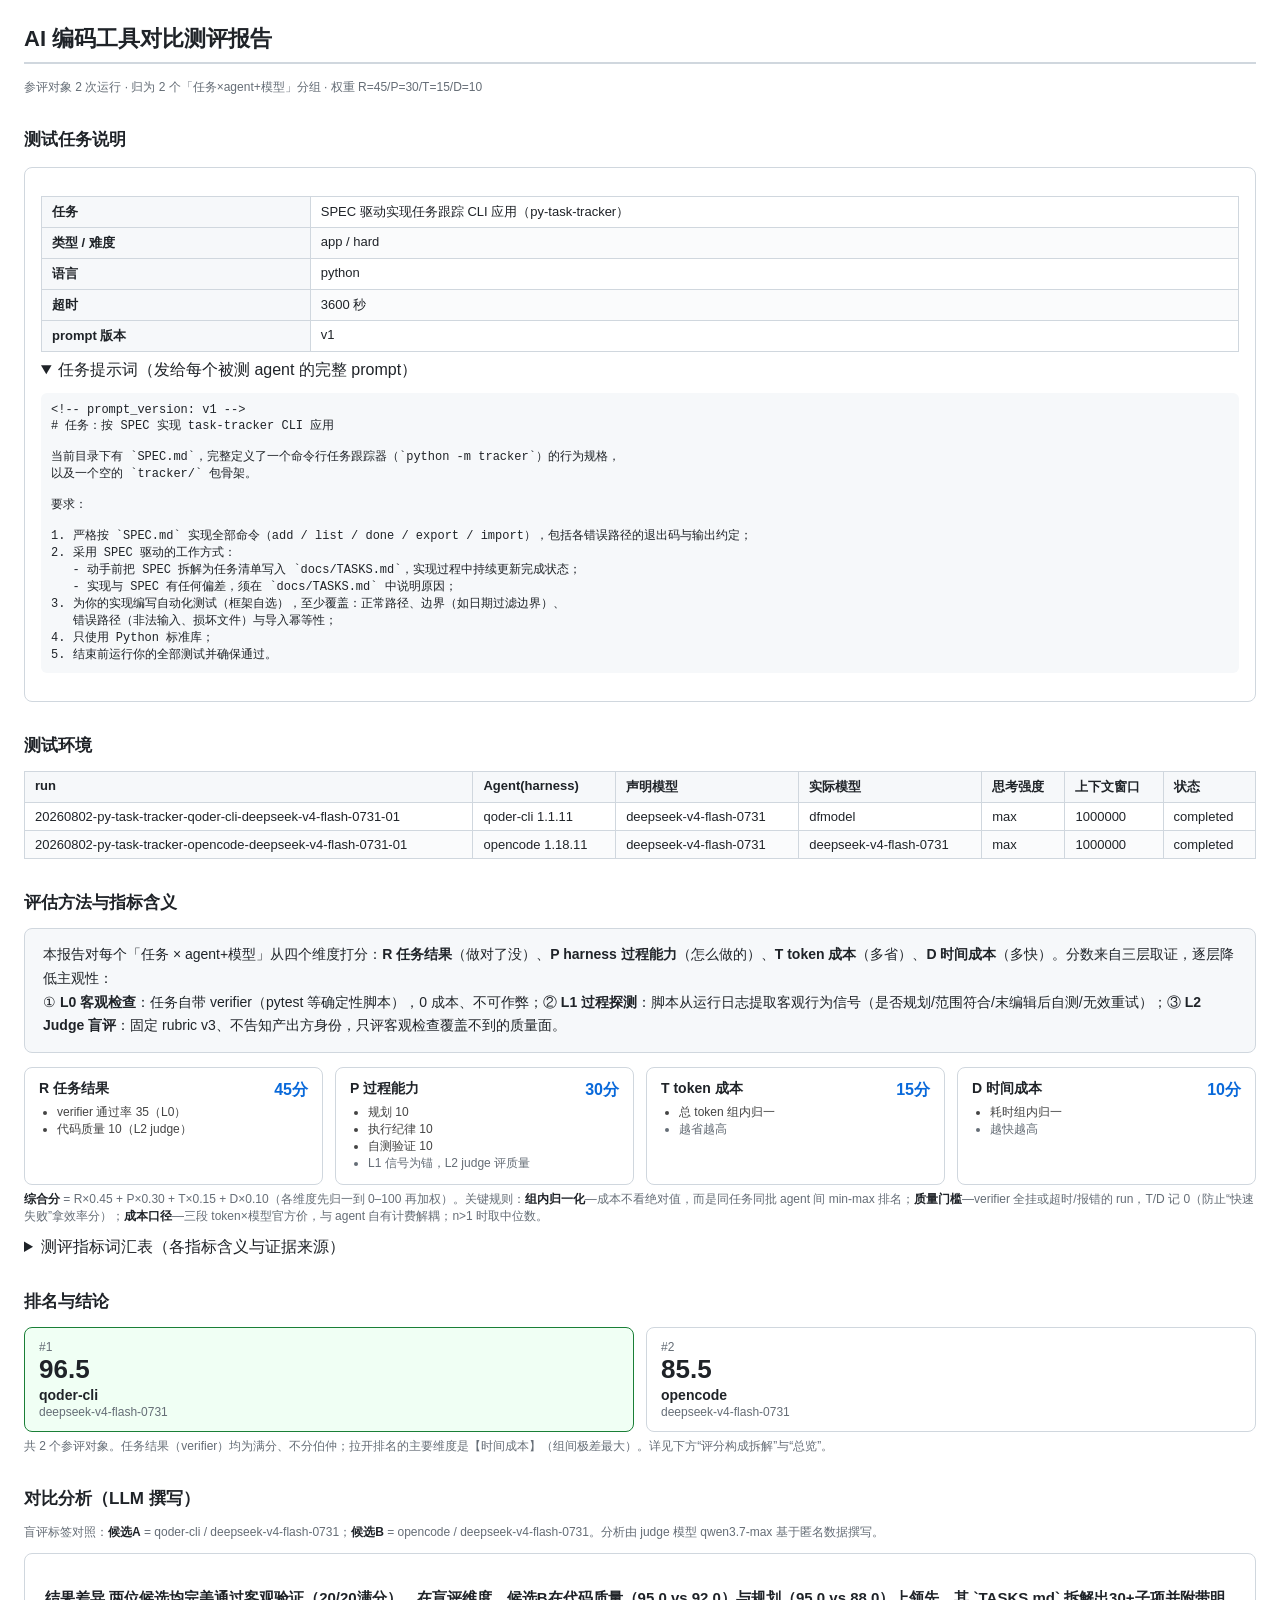
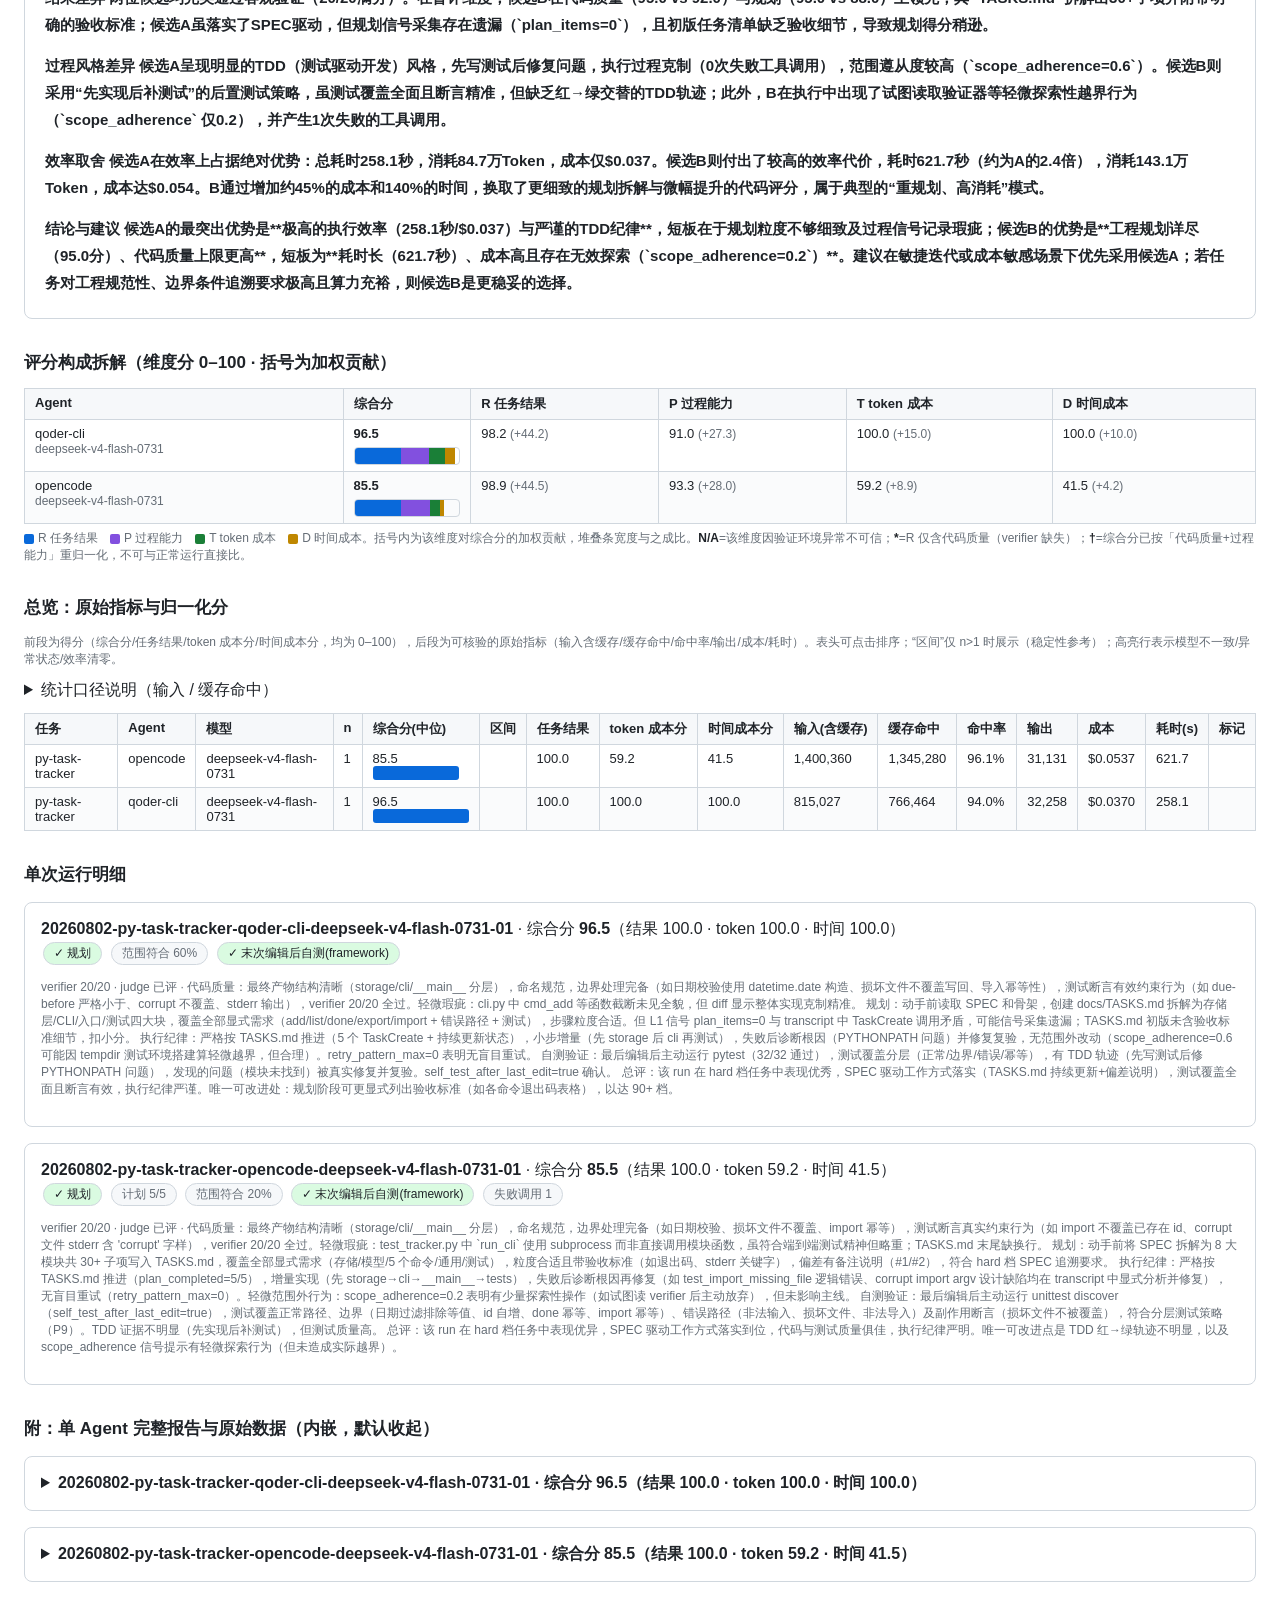
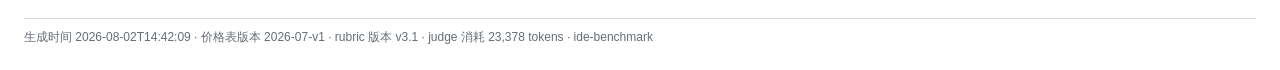
<file: reports/report-compare-20260802-1442.html>
<!DOCTYPE html><html lang="zh"><head><meta charset="utf-8"><title>ide-benchmark 对比报告</title><style>
body{font-family:-apple-system,"Segoe UI","Microsoft YaHei",sans-serif;margin:24px;color:#1f2328;background:#fff}
h1{font-size:22px;border-bottom:2px solid #d0d7de;padding-bottom:8px}
h2{font-size:17px;margin-top:32px}
table{border-collapse:collapse;width:100%;font-size:13px;margin-top:12px}
th,td{border:1px solid #d0d7de;padding:6px 10px;text-align:left;vertical-align:top}
th{background:#f6f8fa;cursor:pointer;user-select:none;white-space:nowrap}
tr:nth-child(even){background:#fafbfc}
.warn{background:#fff8c5}
.bad{color:#cf222e;font-weight:600}
.na{background:#f6f8fa;color:#656d76;text-align:center}
.alert{background:#ffebe9;border:1px solid #cf222e;color:#82071e;border-radius:8px;padding:10px 14px;margin:12px 0}
.alert code{background:#ffd7d5;padding:0 4px;border-radius:3px}
.alert ul{margin:6px 0 0}
.good{color:#1a7f37;font-weight:600}
.muted{color:#656d76;font-size:12px}
.card{border:1px solid #d0d7de;border-radius:8px;padding:16px;margin-top:16px}
.badge{display:inline-block;border:1px solid #d0d7de;border-radius:12px;padding:2px 10px;margin:2px;font-size:12px}
.badge.ok{background:#dafbe1}.badge.no{background:#ffebe9}.badge.na{background:#f6f8fa}
details{margin-top:8px}summary{cursor:pointer}pre{background:#f6f8fa;padding:10px;border-radius:6px;overflow:auto;font-size:12px;max-height:480px}
.bar{height:14px;background:#0969da;border-radius:3px}
.footer{margin-top:36px;padding-top:10px;border-top:1px solid #d0d7de;color:#656d76;font-size:12px}
.lead{font-size:14px;line-height:1.7;background:#f6f8fa;border:1px solid #d0d7de;border-radius:8px;padding:14px 18px;margin-top:12px}
.prose{font-size:14px;line-height:1.8;border:1px solid #d0d7de;border-radius:8px;padding:16px 20px;margin-top:12px}
.prose h3{font-size:15px;margin:14px 0 6px}
.dims{display:flex;gap:12px;flex-wrap:wrap;margin-top:12px}
.dim{flex:1;min-width:170px;border:1px solid #d0d7de;border-radius:8px;padding:12px 14px}
.dim h4{margin:0 0 6px;font-size:14px}
.dim .w{float:right;color:#0969da;font-weight:600}
.dim ul{margin:6px 0 0;padding-left:18px;font-size:12px;color:#444}
.rank{display:flex;gap:12px;flex-wrap:wrap;margin-top:12px}
.rankcard{flex:1;min-width:180px;border:1px solid #d0d7de;border-radius:8px;padding:12px 14px;position:relative}
.rankcard.r1{border-color:#1a7f37;background:#f0fff4}
.rankcard .pos{font-size:12px;color:#656d76}
.rankcard .score{font-size:26px;font-weight:700}
.rankcard .name{font-size:14px;font-weight:600;margin:2px 0}
.stack{display:flex;height:16px;border-radius:4px;overflow:hidden;border:1px solid #d0d7de;margin-top:6px}
.stack span{display:block;height:100%}
.sr{background:#0969da}.sp{background:#8250df}.st{background:#1a7f37}.sd{background:#bf8700}
.legend{font-size:12px;color:#656d76;margin-top:6px}
.legend b{color:#1f2328}
.k{display:inline-block;width:10px;height:10px;border-radius:2px;margin-right:4px;vertical-align:middle}
</style></head><body><h1>AI 编码工具对比测评报告</h1>
<p class="muted">参评对象 2 次运行 · 归为 2 个「任务×agent+模型」分组 · 权重 R=45/P=30/T=15/D=10</p>
<h2>测试任务说明</h2><div class="card"><table><tr><th>任务</th><td>SPEC 驱动实现任务跟踪 CLI 应用（py-task-tracker）</td></tr><tr><th>类型 / 难度</th><td>app / hard</td></tr><tr><th>语言</th><td>python</td></tr><tr><th>超时</th><td>3600 秒</td></tr><tr><th>prompt 版本</th><td>v1</td></tr></table><details open><summary>任务提示词（发给每个被测 agent 的完整 prompt）</summary><pre>&lt;!-- prompt_version: v1 --&gt;
# 任务：按 SPEC 实现 task-tracker CLI 应用

当前目录下有 `SPEC.md`，完整定义了一个命令行任务跟踪器（`python -m tracker`）的行为规格，
以及一个空的 `tracker/` 包骨架。

要求：

1. 严格按 `SPEC.md` 实现全部命令（add / list / done / export / import），包括各错误路径的退出码与输出约定；
2. 采用 SPEC 驱动的工作方式：
   - 动手前把 SPEC 拆解为任务清单写入 `docs/TASKS.md`，实现过程中持续更新完成状态；
   - 实现与 SPEC 有任何偏差，须在 `docs/TASKS.md` 中说明原因；
3. 为你的实现编写自动化测试（框架自选），至少覆盖：正常路径、边界（如日期过滤边界）、
   错误路径（非法输入、损坏文件）与导入幂等性；
4. 只使用 Python 标准库；
5. 结束前运行你的全部测试并确保通过。
</pre></details></div>
<h2>测试环境</h2><table><thead><tr><th>run</th><th>Agent(harness)</th><th>声明模型</th><th>实际模型</th><th>思考强度</th><th>上下文窗口</th><th>状态</th></tr></thead><tbody><tr><td>20260802-py-task-tracker-qoder-cli-deepseek-v4-flash-0731-01</td><td>qoder-cli 1.1.11</td><td>deepseek-v4-flash-0731</td><td>dfmodel</td><td>max</td><td>1000000</td><td>completed</td></tr><tr><td>20260802-py-task-tracker-opencode-deepseek-v4-flash-0731-01</td><td>opencode 1.18.11</td><td>deepseek-v4-flash-0731</td><td>deepseek-v4-flash-0731</td><td>max</td><td>1000000</td><td>completed</td></tr></tbody></table>
<h2>评估方法与指标含义</h2><p class="lead">本报告对每个「任务 × agent+模型」从四个维度打分：<b>R 任务结果</b>（做对了没）、<b>P harness 过程能力</b>（怎么做的）、<b>T token 成本</b>（多省）、<b>D 时间成本</b>（多快）。分数来自三层取证，逐层降低主观性：<br>① <b>L0 客观检查</b>：任务自带 verifier（pytest 等确定性脚本），0 成本、不可作弊；② <b>L1 过程探测</b>：脚本从运行日志提取客观行为信号（是否规划/范围符合/末编辑后自测/无效重试）；③ <b>L2 Judge 盲评</b>：固定 rubric v3、不告知产出方身份，只评客观检查覆盖不到的质量面。</p><div class="dims"><div class="dim"><span class="w">45分</span><h4>R 任务结果</h4><ul><li>verifier 通过率 35（L0）</li><li>代码质量 10（L2 judge）</li></ul></div><div class="dim"><span class="w">30分</span><h4>P 过程能力</h4><ul><li>规划 10</li><li>执行纪律 10</li><li>自测验证 10</li><li class="muted">L1 信号为锚，L2 judge 评质量</li></ul></div><div class="dim"><span class="w">15分</span><h4>T token 成本</h4><ul><li>总 token 组内归一</li><li class="muted">越省越高</li></ul></div><div class="dim"><span class="w">10分</span><h4>D 时间成本</h4><ul><li>耗时组内归一</li><li class="muted">越快越高</li></ul></div></div><p class="legend"><b>综合分</b> = R×0.45 + P×0.30 + T×0.15 + D×0.10（各维度先归一到 0–100 再加权）。关键规则：<b>组内归一化</b>—成本不看绝对值，而是同任务同批 agent 间 min-max 排名；<b>质量门槛</b>—verifier 全挂或超时/报错的 run，T/D 记 0（防止“快速失败”拿效率分）；<b>成本口径</b>—三段 token×模型官方价，与 agent 自有计费解耦；n>1 时取中位数。</p><details><summary>测评指标词汇表（各指标含义与证据来源）</summary><table><thead><tr><th>指标</th><th>证据来源</th><th>含义</th></tr></thead><tbody><tr><td><b>verifier 得分</b></td><td>L0 客观检查</td><td>任务自带 pytest 验证脚本的通过率（0–100）。运行期对 agent 不可见，不可作弊。</td></tr><tr><td><b>代码质量</b></td><td>L2 judge 盲评</td><td>最终产物质量：命名/结构/边界处理/修改克制度；含自建测试有效性（rubric v3 维度一）。</td></tr><tr><td><b>规划</b></td><td>L2 judge 盲评（L1 信号为锚）</td><td>动手前是否有覆盖需求、可验证、有序的计划（rubric v3 维度二）。</td></tr><tr><td><b>执行纪律</b></td><td>L2 judge 盲评（L1 信号为锚）</td><td>按计划推进、范围控制、失败后诊断-修复-复验而非盲目重试（rubric v3 维度三）。</td></tr><tr><td><b>自测验证</b></td><td>L2 judge 盲评（L1 信号为锚）</td><td>agent 自己的验证行为：末次编辑后是否测试、TDD/分层测试证据（rubric v3 维度四）。</td></tr><tr><td><b>输入(含缓存)</b></td><td>运行日志</td><td>发送给模型的全部提示 token = 非缓存输入 + 缓存命中 + 缓存写入。</td></tr><tr><td><b>缓存命中 / 命中率</b></td><td>运行日志</td><td>命中提示缓存的 token 数及其占总输入比例；命中率高说明 harness 上下文管理高效。</td></tr><tr><td><b>输出</b></td><td>运行日志</td><td>模型生成的 token（含思考/推理 token）。</td></tr><tr><td><b>成本(USD)</b></td><td>价格表折算</td><td>三段 token × 模型官方单价，与 agent 自有计费解耦，保证横向可比。</td></tr><tr><td><b>耗时</b></td><td>运行日志</td><td>首末事件时间差（秒）。</td></tr><tr><td><b>T token 成本分</b></td><td>组内归一化</td><td>同任务同批次内 min-max 归一（0–100，越省越高）；质量门槛不过则记 0。</td></tr><tr><td><b>D 时间成本分</b></td><td>组内归一化</td><td>同上，按耗时归一。</td></tr><tr><td><b>L1 过程信号</b></td><td>脚本探测</td><td>从日志客观提取：是否规划 / 计划完成度 / 范围符合率 / 末编辑后自测 / 无效重试 / 失败调用。</td></tr></tbody></table></details>
<h2>排名与结论</h2><div class="rank"><div class="rankcard r1"><div class="pos">#1</div><div class="score">96.5</div><div class="name">qoder-cli</div><div class="muted">deepseek-v4-flash-0731</div></div><div class="rankcard"><div class="pos">#2</div><div class="score">85.5</div><div class="name">opencode</div><div class="muted">deepseek-v4-flash-0731</div></div></div><p class="legend">共 2 个参评对象。任务结果（verifier）均为满分、不分伯仲；拉开排名的主要维度是【时间成本】（组间极差最大）。详见下方“评分构成拆解”与“总览”。</p>
<h2>对比分析（LLM 撰写）</h2><p class="legend">盲评标签对照：<b>候选A</b> = qoder-cli / deepseek-v4-flash-0731；<b>候选B</b> = opencode / deepseek-v4-flash-0731。分析由 judge 模型 qwen3.7-max 基于匿名数据撰写。</p><div class="prose"><h3>结果差异
两位候选均完美通过客观验证（20/20满分）。在盲评维度，候选B在代码质量（95.0 vs 92.0）与规划（95.0 vs 88.0）上领先，其 `TASKS.md` 拆解出30+子项并附带明确的验收标准；候选A虽落实了SPEC驱动，但规划信号采集存在遗漏（`plan_items=0`），且初版任务清单缺乏验收细节，导致规划得分稍逊。</h3><h3>过程风格差异
候选A呈现明显的TDD（测试驱动开发）风格，先写测试后修复问题，执行过程克制（0次失败工具调用），范围遵从度较高（`scope_adherence=0.6`）。候选B则采用“先实现后补测试”的后置测试策略，虽测试覆盖全面且断言精准，但缺乏红→绿交替的TDD轨迹；此外，B在执行中出现了试图读取验证器等轻微探索性越界行为（`scope_adherence` 仅0.2），并产生1次失败的工具调用。</h3><h3>效率取舍
候选A在效率上占据绝对优势：总耗时258.1秒，消耗84.7万Token，成本仅$0.037。候选B则付出了较高的效率代价，耗时621.7秒（约为A的2.4倍），消耗143.1万Token，成本达$0.054。B通过增加约45%的成本和140%的时间，换取了更细致的规划拆解与微幅提升的代码评分，属于典型的“重规划、高消耗”模式。</h3><h3>结论与建议
候选A的最突出优势是**极高的执行效率（258.1秒/$0.037）与严谨的TDD纪律**，短板在于规划粒度不够细致及过程信号记录瑕疵；候选B的优势是**工程规划详尽（95.0分）、代码质量上限更高**，短板为**耗时长（621.7秒）、成本高且存在无效探索（`scope_adherence=0.2`）**。建议在敏捷迭代或成本敏感场景下优先采用候选A；若任务对工程规范性、边界条件追溯要求极高且算力充裕，则候选B是更稳妥的选择。</h3></div>
<h2>评分构成拆解（维度分 0–100 · 括号为加权贡献）</h2><table><thead><tr><th>Agent</th><th data-sort="num">综合分</th><th data-sort="num">R 任务结果</th><th data-sort="num">P 过程能力</th><th data-sort="num">T token 成本</th><th data-sort="num">D 时间成本</th></tr></thead><tbody><tr><td>qoder-cli<br><span class="muted">deepseek-v4-flash-0731</span></td><td data-v="96.5"><b>96.5</b><div class="stack" title="R 44.2 / P 27.3 / T 15.0 / D 10.0"><span class="sr" style="width:44.190000000000005%"></span><span class="sp" style="width:27.3%"></span><span class="st" style="width:15.0%"></span><span class="sd" style="width:10.0%"></span></div></td><td data-v="98.2">98.2 <span class="muted">(+44.2)</span></td><td data-v="91.0">91.0 <span class="muted">(+27.3)</span></td><td data-v="100.0">100.0 <span class="muted">(+15.0)</span></td><td data-v="100.0">100.0 <span class="muted">(+10.0)</span></td></tr><tr><td>opencode<br><span class="muted">deepseek-v4-flash-0731</span></td><td data-v="85.53"><b>85.5</b><div class="stack" title="R 44.5 / P 28.0 / T 8.9 / D 4.2"><span class="sr" style="width:44.505%"></span><span class="sp" style="width:27.99%"></span><span class="st" style="width:8.88%"></span><span class="sd" style="width:4.15%"></span></div></td><td data-v="98.9">98.9 <span class="muted">(+44.5)</span></td><td data-v="93.3">93.3 <span class="muted">(+28.0)</span></td><td data-v="59.2">59.2 <span class="muted">(+8.9)</span></td><td data-v="41.5">41.5 <span class="muted">(+4.2)</span></td></tr></tbody></table><p class="legend"><span class="k sr"></span>R 任务结果<span class="k sp" style="margin-left:12px"></span>P 过程能力<span class="k st" style="margin-left:12px"></span>T token 成本<span class="k sd" style="margin-left:12px"></span>D 时间成本。括号内为该维度对综合分的加权贡献，堆叠条宽度与之成比。<b>N/A</b>=该维度因验证环境异常不可信；<b>*</b>=R 仅含代码质量（verifier 缺失）；<b>†</b>=综合分已按「代码质量+过程能力」重归一化，不可与正常运行直接比。</p>
<h2>总览：原始指标与归一化分</h2>
<p class="legend">前段为得分（综合分/任务结果/token 成本分/时间成本分，均为 0–100），后段为可核验的原始指标（输入含缓存/缓存命中/命中率/输出/成本/耗时）。表头可点击排序；“区间”仅 n>1 时展示（稳定性参考）；高亮行表示模型不一致/异常状态/效率清零。</p>
<details><summary>统计口径说明（输入 / 缓存命中）</summary><p class="legend"><b>输入（含缓存）</b> = 非缓存输入 + 缓存命中 + 缓存写入，即本次任务发送给模型的全部提示 token（多轮对话会重复发送上下文，故会随轮次累加）。成本按三段分别计价（非缓存输入价 / 缓存命中价 / 输出价），详见各单报告的成本明细。</p><p class="legend"><b>缓存命中</b> 的原始字段因 harness 而异，均已归一化为同一口径：<br>• <b>claude-code</b>（Anthropic 式）：cache_read_input_tokens 直取；<br>• <b>qoder-cli</b>（OpenAI 式）：prompt_tokens_details.cached_tokens（非缓存输入 = prompt − cached）；<br>• <b>opencode</b>：tokens.cache.read；<br>• <b>pi</b>：usage.cacheRead / cacheWrite；<br>• <b>qwen</b>：usageMetadata.cachedContentTokenCount（非缓存输入 = prompt − cached）；<br>• <b>codex</b>：cached_input_tokens（input 含 cached，已扣减）。<br>各家口径经归一化后一致，可横向对比。</p></details>
<table><thead><tr><th data-sort="text">任务</th><th data-sort="text">Agent</th><th data-sort="text">模型</th><th data-sort="num">n</th><th data-sort="num">综合分(中位)</th><th data-sort="num">区间</th><th data-sort="num">任务结果</th><th data-sort="num">token 成本分</th><th data-sort="num">时间成本分</th><th data-sort="num">输入(含缓存)</th><th data-sort="num">缓存命中</th><th data-sort="num">命中率</th><th data-sort="num">输出</th><th data-sort="num">成本</th><th data-sort="num">耗时(s)</th><th>标记</th></tr></thead><tbody><tr><td>py-task-tracker</td><td>opencode</td><td>deepseek-v4-flash-0731</td><td data-v="1">1</td><td data-v="85.53">85.5 <div class="bar" style="width:86px"></div></td><td></td><td data-v="100.0">100.0</td><td data-v="59.19">59.2</td><td data-v="41.52">41.5</td><td data-v="1400360">1,400,360</td><td data-v="1345280">1,345,280</td><td data-v="0.9606672569910595">96.1%</td><td data-v="31131">31,131</td><td data-v="0.053666">$0.0537</td><td data-v="621.7">621.7</td><td></td></tr><tr><td>py-task-tracker</td><td>qoder-cli</td><td>deepseek-v4-flash-0731</td><td data-v="1">1</td><td data-v="96.5">96.5 <div class="bar" style="width:96px"></div></td><td></td><td data-v="100.0">100.0</td><td data-v="100.0">100.0</td><td data-v="100.0">100.0</td><td data-v="815027">815,027</td><td data-v="766464">766,464</td><td data-v="0.9404154708985101">94.0%</td><td data-v="32258">32,258</td><td data-v="0.036996">$0.0370</td><td data-v="258.1">258.1</td><td></td></tr></tbody></table>
<h2>单次运行明细</h2>
<div class="card"><b>20260802-py-task-tracker-qoder-cli-deepseek-v4-flash-0731-01</b> · 综合分 <b>96.5</b>（结果 100.0 · token 100.0 · 时间 100.0）<br><span class="badge ok">✓ 规划</span> <span class="badge na">范围符合 60%</span> <span class="badge ok">✓ 末次编辑后自测(framework)</span><p class="muted">verifier 20/20 · judge 已评 · 代码质量：最终产物结构清晰（storage/cli/__main__ 分层），命名规范，边界处理完备（如日期校验使用 datetime.date 构造、损坏文件不覆盖写回、导入幂等性），测试断言有效约束行为（如 due-before 严格小于、corrupt 不覆盖、stderr 输出），verifier 20/20 全过。轻微瑕疵：cli.py 中 cmd_add 等函数截断未见全貌，但 diff 显示整体实现克制精准。

规划：动手前读取 SPEC 和骨架，创建 docs/TASKS.md 拆解为存储层/CLI/入口/测试四大块，覆盖全部显式需求（add/list/done/export/import + 错误路径 + 测试），步骤粒度合适。但 L1 信号 plan_items=0 与 transcript 中 TaskCreate 调用矛盾，可能信号采集遗漏；TASKS.md 初版未含验收标准细节，扣小分。

执行纪律：严格按 TASKS.md 推进（5 个 TaskCreate + 持续更新状态），小步增量（先 storage 后 cli 再测试），失败后诊断根因（PYTHONPATH 问题）并修复复验，无范围外改动（scope_adherence=0.6 可能因 tempdir 测试环境搭建算轻微越界，但合理）。retry_pattern_max=0 表明无盲目重试。

自测验证：最后编辑后主动运行 pytest（32/32 通过），测试覆盖分层（正常/边界/错误/幂等），有 TDD 轨迹（先写测试后修 PYTHONPATH 问题），发现的问题（模块未找到）被真实修复并复验。self_test_after_last_edit=true 确认。

总评：该 run 在 hard 档任务中表现优秀，SPEC 驱动工作方式落实（TASKS.md 持续更新+偏差说明），测试覆盖全面且断言有效，执行纪律严谨。唯一可改进处：规划阶段可更显式列出验收标准（如各命令退出码表格），以达 90+ 档。</p></div>
<div class="card"><b>20260802-py-task-tracker-opencode-deepseek-v4-flash-0731-01</b> · 综合分 <b>85.5</b>（结果 100.0 · token 59.2 · 时间 41.5）<br><span class="badge ok">✓ 规划</span> <span class="badge na">计划 5/5</span> <span class="badge na">范围符合 20%</span> <span class="badge ok">✓ 末次编辑后自测(framework)</span> <span class="badge na">失败调用 1</span><p class="muted">verifier 20/20 · judge 已评 · 代码质量：最终产物结构清晰（storage/cli/__main__ 分层），命名规范，边界处理完备（如日期校验、损坏文件不覆盖、import 幂等），测试断言真实约束行为（如 import 不覆盖已存在 id、corrupt 文件 stderr 含 &#x27;corrupt&#x27; 字样），verifier 20/20 全过。轻微瑕疵：test_tracker.py 中 `run_cli` 使用 subprocess 而非直接调用模块函数，虽符合端到端测试精神但略重；TASKS.md 末尾缺换行。

规划：动手前将 SPEC 拆解为 8 大模块共 30+ 子项写入 TASKS.md，覆盖全部显式需求（存储/模型/5 个命令/通用/测试），粒度合适且带验收标准（如退出码、stderr 关键字），偏差有备注说明（#1/#2），符合 hard 档 SPEC 追溯要求。

执行纪律：严格按 TASKS.md 推进（plan_completed=5/5），增量实现（先 storage→cli→__main__→tests），失败后诊断根因再修复（如 test_import_missing_file 逻辑错误、corrupt import argv 设计缺陷均在 transcript 中显式分析并修复），无盲目重试（retry_pattern_max=0）。轻微范围外行为：scope_adherence=0.2 表明有少量探索性操作（如试图读 verifier 后主动放弃），但未影响主线。

自测验证：最后编辑后主动运行 unittest discover（self_test_after_last_edit=true），测试覆盖正常路径、边界（日期过滤排除等值、id 自增、done 幂等、import 幂等）、错误路径（非法输入、损坏文件、非法导入）及副作用断言（损坏文件不被覆盖），符合分层测试策略（P9）。TDD 证据不明显（先实现后补测试），但测试质量高。

总评：该 run 在 hard 档任务中表现优异，SPEC 驱动工作方式落实到位，代码与测试质量俱佳，执行纪律严明。唯一可改进点是 TDD 红→绿轨迹不明显，以及 scope_adherence 信号提示有轻微探索行为（但未造成实际越界）。</p></div>
<h2>附：单 Agent 完整报告与原始数据（内嵌，默认收起）</h2>
<details class="card"><summary><b>20260802-py-task-tracker-qoder-cli-deepseek-v4-flash-0731-01 · 综合分 96.5（结果 100.0 · token 100.0 · 时间 100.0）</b></summary><h3>单 Agent 运行分析 · 20260802-py-task-tracker-qoder-cli-deepseek-v4-flash-0731-01</h3>
<div class="card"><h3>基本信息</h3><table><tr><th>任务</th><td>py-task-tracker</td></tr><tr><th>Agent</th><td>qoder-cli 1.1.11</td></tr><tr><th>模型</th><td>deepseek-v4-flash-0731（实际：dfmodel）</td></tr><tr><th>参数</th><td>上下文 1000000 · 思考强度 max</td></tr><tr><th>耗时</th><td>258.1 秒（24 轮 / 30 次工具调用）</td></tr><tr><th>状态</th><td>completed</td></tr></table></div>
<div class="card"><h3>Token 与成本</h3><table><tr><th>输入(含缓存)</th><th>缓存命中</th><th>命中率</th><th>输出</th><th>成本(USD)</th></tr><tr><td>815,027</td><td>766,464</td><td>94.0%</td><td>32,258</td><td>$0.0370</td></tr></table><p class="legend">输入(含缓存) = 非缓存输入 + 缓存命中 + 缓存写入；命中率 = 缓存命中 / 输入(含缓存)。三段拆分与计价见下方明细。</p><details open><summary>成本计算过程（token × 单价）</summary><table><tr><th>项目</th><th style='text-align:right'>token</th><th style='text-align:right'>原始标价</th><th style='text-align:right'>换算单价</th><th style='text-align:right'>小计</th></tr><tr><td>输入(非缓存)</td><td style='text-align:right'>48,563</td><td style='text-align:right'>1.0 CNY/M ÷ 7.2</td><td style='text-align:right'>$0.1389/M</td><td style='text-align:right'>$0.006745</td></tr><tr><td>缓存命中</td><td style='text-align:right'>766,464</td><td style='text-align:right'>0.2 CNY/M ÷ 7.2</td><td style='text-align:right'>$0.0278/M</td><td style='text-align:right'>$0.021291</td></tr><tr><td>输出</td><td style='text-align:right'>32,258</td><td style='text-align:right'>2.0 CNY/M ÷ 7.2</td><td style='text-align:right'>$0.2778/M</td><td style='text-align:right'>$0.008961</td></tr><tr><td colspan='4' style='text-align:right'><b>合计</b></td><td style='text-align:right'><b>$0.036997</b></td></tr></table><p class="muted">计费口径：deepseek-v4-flash 官方价 · price_version=2026-07-v1 · 汇率 1 USD = 7.2 CNY · <span class="bad">⚠ 与 run 记录 $0.036996 不一致（差 0.000001）</span></p></details></div>
<div class="card"><h3>客观检查（verifier）</h3><p>通过 <b>20</b> / 20，得分 <b>100.0</b></p><details><summary>verifier 日志摘录</summary><pre>....................                                                     [100%]
20 passed in 1.81s

</pre></details></div>
<div class="card"><h3>过程信号（L1 探测）</h3><p><span class="badge ok">✓ 规划</span> <span class="badge na">范围符合 60%</span> <span class="badge ok">✓ 末次编辑后自测(framework)</span></p></div>
<div class="card"><h3>Judge 盲评（qwen3.7-max · rubric v3.1）</h3><table><tr><th>代码质量</th><th>规划</th><th>执行纪律</th><th>自测</th></tr><tr><td>92.0</td><td>88.0</td><td>90.0</td><td>95.0</td></tr></table><p>代码质量：最终产物结构清晰（storage/cli/__main__ 分层），命名规范，边界处理完备（如日期校验使用 datetime.date 构造、损坏文件不覆盖写回、导入幂等性），测试断言有效约束行为（如 due-before 严格小于、corrupt 不覆盖、stderr 输出），verifier 20/20 全过。轻微瑕疵：cli.py 中 cmd_add 等函数截断未见全貌，但 diff 显示整体实现克制精准。

规划：动手前读取 SPEC 和骨架，创建 docs/TASKS.md 拆解为存储层/CLI/入口/测试四大块，覆盖全部显式需求（add/list/done/export/import + 错误路径 + 测试），步骤粒度合适。但 L1 信号 plan_items=0 与 transcript 中 TaskCreate 调用矛盾，可能信号采集遗漏；TASKS.md 初版未含验收标准细节，扣小分。

执行纪律：严格按 TASKS.md 推进（5 个 TaskCreate + 持续更新状态），小步增量（先 storage 后 cli 再测试），失败后诊断根因（PYTHONPATH 问题）并修复复验，无范围外改动（scope_adherence=0.6 可能因 tempdir 测试环境搭建算轻微越界，但合理）。retry_pattern_max=0 表明无盲目重试。

自测验证：最后编辑后主动运行 pytest（32/32 通过），测试覆盖分层（正常/边界/错误/幂等），有 TDD 轨迹（先写测试后修 PYTHONPATH 问题），发现的问题（模块未找到）被真实修复并复验。self_test_after_last_edit=true 确认。

总评：该 run 在 hard 档任务中表现优秀，SPEC 驱动工作方式落实（TASKS.md 持续更新+偏差说明），测试覆盖全面且断言有效，执行纪律严谨。唯一可改进处：规划阶段可更显式列出验收标准（如各命令退出码表格），以达 90+ 档。</p></div>
<details class="card"><summary><b>原始测试数据（点击展开）</b></summary><details><summary>transcript 摘要</summary><pre># transcript 摘要

## 开头消息
[assistant_message] Let me start by reading the SPEC and exploring the existing code structure
[assistant_message] (thinking) Let me read the existing files to understand the skeleton.
[assistant_message] Now I have a clear picture of the SPEC and skeleton. Let me create the task list, implement everything, and write tests
[assistant_message] (thinking) Now I have a clear picture. I need to:

1. Implement the `tracker` package with proper CLI commands
2. Write the TASKS.md with the task breakdown
3. Write automated tests
4. Run tests to verify everything passes

Let me plan the implementation:

### Data Model
- Task: id (int), title (str), status (open/done), priority (high/medium/low), due (YYYY-MM-DD or null)
- Storage: JSON file at $TRACKER_DB
[assistant_message] Now I have the full picture. Let me create the task breakdown and implement everything.
[assistant_message] Now let me implement the storage module and CLI.

## 工具调用序列（共 30 次）
1. Read: /Users/jude-macmini/ai-projects/ide-benchmark/runs/20260802-py-task-tracker-qoder-cli-deepseek-v4-flash-0731-01/work/SPEC.md
2. Glob: /Users/jude-macmini/ai-projects/ide-benchmark/runs/20260802-py-task-tracker-qoder-cli-deepseek-v4-flash-0731-01/work
3. Read: /Users/jude-macmini/ai-projects/ide-benchmark/runs/20260802-py-task-tracker-qoder-cli-deepseek-v4-flash-0731-01/work/tracker/__init__.py
4. Read: /Users/jude-macmini/ai-projects/ide-benchmark/runs/20260802-py-task-tracker-qoder-cli-deepseek-v4-flash-0731-01/work/tracker/__main__.py
5. Read: /Users/jude-macmini/ai-projects/ide-benchmark/runs/20260802-py-task-tracker-qoder-cli-deepseek-v4-flash-0731-01/work/docs/TASKS.md
6. Write: /Users/jude-macmini/ai-projects/ide-benchmark/runs/20260802-py-task-tracker-qoder-cli-deepseek-v4-flash-0731-01/work/docs/TASKS.md
7. TaskCreate
8. TaskCreate
9. TaskCreate
10. TaskCreate
11. TaskCreate
12. Write: /Users/jude-macmini/ai-projects/ide-benchmark/runs/20260802-py-task-tracker-qoder-cli-deepseek-v4-flash-0731-01/work/docs/TASKS.md
13. Write: /Users/jude-macmini/ai-projects/ide-benchmark/runs/20260802-py-task-tracker-qoder-cli-deepseek-v4-flash-0731-01/work/tracker/storage.py
14. Write: /Users/jude-macmini/ai-projects/ide-benchmark/runs/20260802-py-task-tracker-qoder-cli-deepseek-v4-flash-0731-01/work/tracker/storage.py
15. Write: /Users/jude-macmini/ai-projects/ide-benchmark/runs/20260802-py-task-tracker-qoder-cli-deepseek-v4-flash-0731-01/work/tracker/cli.py
16. Write: /Users/jude-macmini/ai-projects/ide-benchmark/runs/20260802-py-task-tracker-qoder-cli-deepseek-v4-flash-0731-01/work/tracker/__main__.py
17. Bash: cd /Users/jude-macmini/ai-projects/ide-benchmark/runs/20260802-py-task-tracker-qoder-cli-deepseek-v4-flash-0731-01/work &amp;&amp; TRACKER_DB=/tmp/test_tracker.json pyt
18. Bash: which python3 &amp;&amp; python3 --version
19. Bash: cd /Users/jude-macmini/ai-projects/ide-benchmark/runs/20260802-py-task-tracker-qoder-cli-deepseek-v4-flash-0731-01/work &amp;&amp; TRACKER_DB=/tmp/test_tracker.json pyt
20. Bash: mkdir -p /Users/jude-macmini/ai-projects/ide-benchmark/runs/20260802-py-task-tracker-qoder-cli-deepseek-v4-flash-0731-01/work/tests
21. Write: /Users/jude-macmini/ai-projects/ide-benchmark/runs/20260802-py-task-tracker-qoder-cli-deepseek-v4-flash-0731-01/work/tests/test_tracker.py
22. Bash: cd /Users/jude-macmini/ai-projects/ide-benchmark/runs/20260802-py-task-tracker-qoder-cli-deepseek-v4-flash-0731-01/work &amp;&amp; python3 -m pytest tests/test_tracker.
23. Edit: /Users/jude-macmini/ai-projects/ide-benchmark/runs/20260802-py-task-tracker-qoder-cli-deepseek-v4-flash-0731-01/work/tests/test_tracker.py
24. Bash: cd /Users/jude-macmini/ai-projects/ide-benchmark/runs/20260802-py-task-tracker-qoder-cli-deepseek-v4-flash-0731-01/work &amp;&amp; python3 -m pytest tests/test_tracker.
25. Bash: cd /Users/jude-macmini/ai-projects/ide-benchmark/runs/20260802-py-task-tracker-qoder-cli-deepseek-v4-flash-0731-01/work &amp;&amp; python3 -c &quot;
import os, tempfile, sub
26. Edit: /Users/jude-macmini/ai-projects/ide-benchmark/runs/20260802-py-task-tracker-qoder-cli-deepseek-v4-flash-0731-01/work/tests/test_tracker.py
27. Edit: /Users/jude-macmini/ai-projects/ide-benchmark/runs/20260802-py-task-tracker-qoder-cli-deepseek-v4-flash-0731-01/work/tests/test_tracker.py
28. Bash: cd /Users/jude-macmini/ai-projects/ide-benchmark/runs/20260802-py-task-tracker-qoder-cli-deepseek-v4-flash-0731-01/work &amp;&amp; python3 -m pytest tests/test_tracker.
29. Write: /Users/jude-macmini/ai-projects/ide-benchmark/runs/20260802-py-task-tracker-qoder-cli-deepseek-v4-flash-0731-01/work/docs/TASKS.md
30. Bash: rm -rf /Users/jude-macmini/ai-projects/ide-benchmark/runs/20260802-py-task-tracker-qoder-cli-deepseek-v4-flash-0731-01/work/.pytest_cache

## 结尾消息
[assistant_message] The module isn&#x27;t found when running from a temp cwd. I need to add the project root to `PYTHONPATH
[assistant_message] I also need to fix the `test_custom_db_path` test for the same PYTHONPATH issue
[assistant_message] (thinking) Let me also check the import tests that use a different db2. Those change the env too but keep cwd=TRACKER_DIR, so the `tracker` module is still found. Only `test_default_db_path` changes cwd. Let me re-run tests.
[assistant_message] All 32 tests pass. Let me update the TASKS.md with the final status
[assistant_message] (thinking) Let me clean up the .pytest_cache directory since it was created by the test run.
[assistant_message] 实现完成。以下是最终项目结构：

**实现的包文件：**
- `tracker/storage.py` — JSON 存储层，含损坏检测（corrupt 字样 + 退出码 2），文件不存在视为空列表
- `tracker/cli.py` — 全部 5 个命令（add/list/done/export/import），含参数校验与错误路径
- `tracker/__main__.py` — 入口，命令分发
- `docs/TASKS.md` — 任务拆解清单（持续更新至完成）

**测试结果：32/32 通过**

覆盖范围：
- **正常路径**：add/list/done/export/import 基本流程，ID 自增，输出格式
- **边界**：日期过滤严格早于边界，due 为 null 时显示 `-`，重复 done 幂等，导入幂等
- **错误路径**：非法日期/优先级/ID，损坏 JSON 与结构，文件不存在，未知命令，导入格式错误
- **导入幂等性**：重复导入同一文件不重复，已存在 ID 跳过不覆盖</pre></details><details><summary>工具调用序列（30 次）</summary><pre>1. [read] Read: /Users/jude-macmini/ai-projects/ide-benchmark/runs/20260802-py-task-tracker-qoder-cli-deepseek-v4-flash-0731-01/work/SPEC.md
2. [read] Glob: /Users/jude-macmini/ai-projects/ide-benchmark/runs/20260802-py-task-tracker-qoder-cli-deepseek-v4-flash-0731-01/work
3. [read] Read: /Users/jude-macmini/ai-projects/ide-benchmark/runs/20260802-py-task-tracker-qoder-cli-deepseek-v4-flash-0731-01/work/tracker/__init__.py
4. [read] Read: /Users/jude-macmini/ai-projects/ide-benchmark/runs/20260802-py-task-tracker-qoder-cli-deepseek-v4-flash-0731-01/work/tracker/__main__.py
5. [read] Read: /Users/jude-macmini/ai-projects/ide-benchmark/runs/20260802-py-task-tracker-qoder-cli-deepseek-v4-flash-0731-01/work/docs/TASKS.md
6. [edit] Write: /Users/jude-macmini/ai-projects/ide-benchmark/runs/20260802-py-task-tracker-qoder-cli-deepseek-v4-flash-0731-01/work/docs/TASKS.md
7. [plan] TaskCreate
8. [plan] TaskCreate
9. [plan] TaskCreate
10. [plan] TaskCreate
11. [plan] TaskCreate
12. [edit] Write: /Users/jude-macmini/ai-projects/ide-benchmark/runs/20260802-py-task-tracker-qoder-cli-deepseek-v4-flash-0731-01/work/docs/TASKS.md
13. [edit] Write: /Users/jude-macmini/ai-projects/ide-benchmark/runs/20260802-py-task-tracker-qoder-cli-deepseek-v4-flash-0731-01/work/tracker/storage.py
14. [edit] Write: /Users/jude-macmini/ai-projects/ide-benchmark/runs/20260802-py-task-tracker-qoder-cli-deepseek-v4-flash-0731-01/work/tracker/storage.py
15. [edit] Write: /Users/jude-macmini/ai-projects/ide-benchmark/runs/20260802-py-task-tracker-qoder-cli-deepseek-v4-flash-0731-01/work/tracker/cli.py
16. [edit] Write: /Users/jude-macmini/ai-projects/ide-benchmark/runs/20260802-py-task-tracker-qoder-cli-deepseek-v4-flash-0731-01/work/tracker/__main__.py
17. [command] Bash: cd /Users/jude-macmini/ai-projects/ide-benchmark/runs/20260802-py-task-tracker-qoder-cli-deepseek-v4-flash-0731-01/work &amp;&amp; TRACKER_DB=/tmp/t
18. [command] Bash: which python3 &amp;&amp; python3 --version
19. [command] Bash: cd /Users/jude-macmini/ai-projects/ide-benchmark/runs/20260802-py-task-tracker-qoder-cli-deepseek-v4-flash-0731-01/work &amp;&amp; TRACKER_DB=/tmp/t
20. [command] Bash: mkdir -p /Users/jude-macmini/ai-projects/ide-benchmark/runs/20260802-py-task-tracker-qoder-cli-deepseek-v4-flash-0731-01/work/tests
21. [edit] Write: /Users/jude-macmini/ai-projects/ide-benchmark/runs/20260802-py-task-tracker-qoder-cli-deepseek-v4-flash-0731-01/work/tests/test_tracker.py
22. [command] Bash: cd /Users/jude-macmini/ai-projects/ide-benchmark/runs/20260802-py-task-tracker-qoder-cli-deepseek-v4-flash-0731-01/work &amp;&amp; python3 -m pytest
23. [edit] Edit: /Users/jude-macmini/ai-projects/ide-benchmark/runs/20260802-py-task-tracker-qoder-cli-deepseek-v4-flash-0731-01/work/tests/test_tracker.py
24. [command] Bash: cd /Users/jude-macmini/ai-projects/ide-benchmark/runs/20260802-py-task-tracker-qoder-cli-deepseek-v4-flash-0731-01/work &amp;&amp; python3 -m pytest
25. [command] Bash: cd /Users/jude-macmini/ai-projects/ide-benchmark/runs/20260802-py-task-tracker-qoder-cli-deepseek-v4-flash-0731-01/work &amp;&amp; python3 -c &quot;
impo
26. [edit] Edit: /Users/jude-macmini/ai-projects/ide-benchmark/runs/20260802-py-task-tracker-qoder-cli-deepseek-v4-flash-0731-01/work/tests/test_tracker.py
27. [edit] Edit: /Users/jude-macmini/ai-projects/ide-benchmark/runs/20260802-py-task-tracker-qoder-cli-deepseek-v4-flash-0731-01/work/tests/test_tracker.py
28. [command] Bash: cd /Users/jude-macmini/ai-projects/ide-benchmark/runs/20260802-py-task-tracker-qoder-cli-deepseek-v4-flash-0731-01/work &amp;&amp; python3 -m pytest
29. [edit] Write: /Users/jude-macmini/ai-projects/ide-benchmark/runs/20260802-py-task-tracker-qoder-cli-deepseek-v4-flash-0731-01/work/docs/TASKS.md
30. [command] Bash: rm -rf /Users/jude-macmini/ai-projects/ide-benchmark/runs/20260802-py-task-tracker-qoder-cli-deepseek-v4-flash-0731-01/work/.pytest_cache</pre></details><details><summary>run.json（归一化运行记录）</summary><pre>{
  &quot;run_id&quot;: &quot;20260802-py-task-tracker-qoder-cli-deepseek-v4-flash-0731-01&quot;,
  &quot;task_id&quot;: &quot;py-task-tracker&quot;,
  &quot;agent&quot;: {
    &quot;harness&quot;: &quot;qoder-cli&quot;,
    &quot;version&quot;: &quot;1.1.11&quot;,
    &quot;model&quot;: &quot;deepseek-v4-flash-0731&quot;,
    &quot;params&quot;: {
      &quot;context_window&quot;: 1000000,
      &quot;thinking_effort&quot;: &quot;max&quot;
    }
  },
  &quot;model_mismatch&quot;: false,
  &quot;actual_model&quot;: &quot;dfmodel&quot;,
  &quot;human_intervention&quot;: 0,
  &quot;started_at&quot;: &quot;2026-08-02T05:43:12.501775+00:00&quot;,
  &quot;ended_at&quot;: &quot;2026-08-02T05:47:30.595001+00:00&quot;,
  &quot;duration_s&quot;: 258.1,
  &quot;usage&quot;: {
    &quot;input_tokens&quot;: 48563,
    &quot;cache_read_tokens&quot;: 766464,
    &quot;cache_creation_tokens&quot;: 0,
    &quot;output_tokens&quot;: 32258,
    &quot;cost_usd&quot;: 0.036996,
    &quot;cost_source&quot;: &quot;price_table&quot;,
    &quot;price_version&quot;: &quot;2026-07-v1&quot;,
    &quot;cost_model&quot;: &quot;dfmodel&quot;,
    &quot;credits_consumed&quot;: null
  },
  &quot;tool_calls&quot;: 30,
  &quot;turns&quot;: 24,
  &quot;status&quot;: &quot;completed&quot;,
  &quot;prompt_sha256&quot;: &quot;d6856e8498d4c89dd9d4e9a63c97f1cef213199e91b95b4eb816eeb2b1fe900c&quot;,
  &quot;manifest_sha256&quot;: &quot;0a777da4c6948dd64e404ea3015fa19520b2c186cad29726e2b387fa6a0abcc3&quot;,
  &quot;notes&quot;: &quot;模型一致: dfmodel；剔除 2 次辅助调用（model_key=lite，共 2369 tokens，如标题生成）&quot;,
  &quot;process&quot;: {
    &quot;planning&quot;: true,
    &quot;plan_items&quot;: 0,
    &quot;plan_completed&quot;: 0,
    &quot;scope_adherence&quot;: 0.6,
    &quot;self_test_after_last_edit&quot;: true,
    &quot;self_test_kind&quot;: &quot;framework&quot;,
    &quot;retry_pattern_max&quot;: 0,
    &quot;failed_tool_calls&quot;: 0
  }
}</pre></details><details><summary>score.json（评分记录）</summary><pre>{
  &quot;run_id&quot;: &quot;20260802-py-task-tracker-qoder-cli-deepseek-v4-flash-0731-01&quot;,
  &quot;task_id&quot;: &quot;py-task-tracker&quot;,
  &quot;verifier&quot;: {
    &quot;passed&quot;: 20,
    &quot;total&quot;: 20,
    &quot;score&quot;: 100.0,
    &quot;exit_code&quot;: 0,
    &quot;status&quot;: &quot;ok&quot;,
    &quot;log_excerpt&quot;: &quot;....................                                                     [100%]\n20 passed in 1.81s\n\n&quot;
  },
  &quot;process_signals&quot;: {
    &quot;planning&quot;: true,
    &quot;plan_items&quot;: 0,
    &quot;plan_completed&quot;: 0,
    &quot;scope_adherence&quot;: 0.6,
    &quot;self_test_after_last_edit&quot;: true,
    &quot;self_test_kind&quot;: &quot;framework&quot;,
    &quot;retry_pattern_max&quot;: 0,
    &quot;failed_tool_calls&quot;: 0
  },
  &quot;judge&quot;: {
    &quot;model&quot;: &quot;qwen3.7-max&quot;,
    &quot;rubric_version&quot;: &quot;v3.1&quot;,
    &quot;blind&quot;: true,
    &quot;scores&quot;: {
      &quot;code_quality&quot;: 92.0,
      &quot;planning&quot;: 88.0,
      &quot;discipline&quot;: 90.0,
      &quot;self_test&quot;: 95.0,
      &quot;comments&quot;: &quot;代码质量：最终产物结构清晰（storage/cli/__main__ 分层），命名规范，边界处理完备（如日期校验使用 datetime.date 构造、损坏文件不覆盖写回、导入幂等性），测试断言有效约束行为（如 due-before 严格小于、corrupt 不覆盖、stderr 输出），verifier 20/20 全过。轻微瑕疵：cli.py 中 cmd_add 等函数截断未见全貌，但 diff 显示整体实现克制精准。\n\n规划：动手前读取 SPEC 和骨架，创建 docs/TASKS.md 拆解为存储层/CLI/入口/测试四大块，覆盖全部显式需求（add/list/done/export/import + 错误路径 + 测试），步骤粒度合适。但 L1 信号 plan_items=0 与 transcript 中 TaskCreate 调用矛盾，可能信号采集遗漏；TASKS.md 初版未含验收标准细节，扣小分。\n\n执行纪律：严格按 TASKS.md 推进（5 个 TaskCreate + 持续更新状态），小步增量（先 storage 后 cli 再测试），失败后诊断根因（PYTHONPATH 问题）并修复复验，无范围外改动（scope_adherence=0.6 可能因 tempdir 测试环境搭建算轻微越界，但合理）。retry_pattern_max=0 表明无盲目重试。\n\n自测验证：最后编辑后主动运行 pytest（32/32 通过），测试覆盖分层（正常/边界/错误/幂等），有 TDD 轨迹（先写测试后修 PYTHONPATH 问题），发现的问题（模块未找到）被真实修复并复验。self_test_after_last_edit=true 确认。\n\n总评：该 run 在 hard 档任务中表现优秀，SPEC 驱动工作方式落实（TASKS.md 持续更新+偏差说明），测试覆盖全面且断言有效，执行纪律严谨。唯一可改进处：规划阶段可更显式列出验收标准（如各命令退出码表格），以达 90+ 档。&quot;,
      &quot;flags&quot;: []
    },
    &quot;judge_usage&quot;: {
      &quot;input_tokens&quot;: 9228,
      &quot;output_tokens&quot;: 1515
    }
  }
}</pre></details></details>
<p class="muted">备注：模型一致: dfmodel；剔除 2 次辅助调用（model_key=lite，共 2369 tokens，如标题生成）</p></details>
<details class="card"><summary><b>20260802-py-task-tracker-opencode-deepseek-v4-flash-0731-01 · 综合分 85.5（结果 100.0 · token 59.2 · 时间 41.5）</b></summary><h3>单 Agent 运行分析 · 20260802-py-task-tracker-opencode-deepseek-v4-flash-0731-01</h3>
<div class="card"><h3>基本信息</h3><table><tr><th>任务</th><td>py-task-tracker</td></tr><tr><th>Agent</th><td>opencode 1.18.11</td></tr><tr><th>模型</th><td>deepseek-v4-flash-0731（实际：deepseek-v4-flash-0731）</td></tr><tr><th>参数</th><td>上下文 1000000 · 思考强度 max</td></tr><tr><th>耗时</th><td>621.7 秒（21 轮 / 41 次工具调用）</td></tr><tr><th>状态</th><td>completed</td></tr></table></div>
<div class="card"><h3>Token 与成本</h3><table><tr><th>输入(含缓存)</th><th>缓存命中</th><th>命中率</th><th>输出</th><th>成本(USD)</th></tr><tr><td>1,400,360</td><td>1,345,280</td><td>96.1%</td><td>31,131</td><td>$0.0537</td></tr></table><p class="legend">输入(含缓存) = 非缓存输入 + 缓存命中 + 缓存写入；命中率 = 缓存命中 / 输入(含缓存)。三段拆分与计价见下方明细。</p><details open><summary>成本计算过程（token × 单价）</summary><table><tr><th>项目</th><th style='text-align:right'>token</th><th style='text-align:right'>原始标价</th><th style='text-align:right'>换算单价</th><th style='text-align:right'>小计</th></tr><tr><td>输入(非缓存)</td><td style='text-align:right'>55,080</td><td style='text-align:right'>1.0 CNY/M ÷ 7.2</td><td style='text-align:right'>$0.1389/M</td><td style='text-align:right'>$0.007650</td></tr><tr><td>缓存命中</td><td style='text-align:right'>1,345,280</td><td style='text-align:right'>0.2 CNY/M ÷ 7.2</td><td style='text-align:right'>$0.0278/M</td><td style='text-align:right'>$0.037369</td></tr><tr><td>输出</td><td style='text-align:right'>31,131</td><td style='text-align:right'>2.0 CNY/M ÷ 7.2</td><td style='text-align:right'>$0.2778/M</td><td style='text-align:right'>$0.008648</td></tr><tr><td colspan='4' style='text-align:right'><b>合计</b></td><td style='text-align:right'><b>$0.053667</b></td></tr></table><p class="muted">计费口径：deepseek-v4-flash 官方价 · price_version=2026-07-v1 · 汇率 1 USD = 7.2 CNY · <span class="bad">⚠ 与 run 记录 $0.053666 不一致（差 0.000001）</span></p></details></div>
<div class="card"><h3>客观检查（verifier）</h3><p>通过 <b>20</b> / 20，得分 <b>100.0</b></p><details><summary>verifier 日志摘录</summary><pre>....................                                                     [100%]
20 passed in 1.74s

</pre></details></div>
<div class="card"><h3>过程信号（L1 探测）</h3><p><span class="badge ok">✓ 规划</span> <span class="badge na">计划 5/5</span> <span class="badge na">范围符合 20%</span> <span class="badge ok">✓ 末次编辑后自测(framework)</span> <span class="badge na">失败调用 1</span></p></div>
<div class="card"><h3>Judge 盲评（qwen3.7-max · rubric v3.1）</h3><table><tr><th>代码质量</th><th>规划</th><th>执行纪律</th><th>自测</th></tr><tr><td>95.0</td><td>95.0</td><td>90.0</td><td>95.0</td></tr></table><p>代码质量：最终产物结构清晰（storage/cli/__main__ 分层），命名规范，边界处理完备（如日期校验、损坏文件不覆盖、import 幂等），测试断言真实约束行为（如 import 不覆盖已存在 id、corrupt 文件 stderr 含 &#x27;corrupt&#x27; 字样），verifier 20/20 全过。轻微瑕疵：test_tracker.py 中 `run_cli` 使用 subprocess 而非直接调用模块函数，虽符合端到端测试精神但略重；TASKS.md 末尾缺换行。

规划：动手前将 SPEC 拆解为 8 大模块共 30+ 子项写入 TASKS.md，覆盖全部显式需求（存储/模型/5 个命令/通用/测试），粒度合适且带验收标准（如退出码、stderr 关键字），偏差有备注说明（#1/#2），符合 hard 档 SPEC 追溯要求。

执行纪律：严格按 TASKS.md 推进（plan_completed=5/5），增量实现（先 storage→cli→__main__→tests），失败后诊断根因再修复（如 test_import_missing_file 逻辑错误、corrupt import argv 设计缺陷均在 transcript 中显式分析并修复），无盲目重试（retry_pattern_max=0）。轻微范围外行为：scope_adherence=0.2 表明有少量探索性操作（如试图读 verifier 后主动放弃），但未影响主线。

自测验证：最后编辑后主动运行 unittest discover（self_test_after_last_edit=true），测试覆盖正常路径、边界（日期过滤排除等值、id 自增、done 幂等、import 幂等）、错误路径（非法输入、损坏文件、非法导入）及副作用断言（损坏文件不被覆盖），符合分层测试策略（P9）。TDD 证据不明显（先实现后补测试），但测试质量高。

总评：该 run 在 hard 档任务中表现优异，SPEC 驱动工作方式落实到位，代码与测试质量俱佳，执行纪律严明。唯一可改进点是 TDD 红→绿轨迹不明显，以及 scope_adherence 信号提示有轻微探索行为（但未造成实际越界）。</p></div>
<details class="card"><summary><b>原始测试数据（点击展开）</b></summary><details><summary>transcript 摘要</summary><pre># transcript 摘要

## 开头消息
[user_message] &lt;!-- prompt_version: v1 --&gt;
# 任务：按 SPEC 实现 task-tracker CLI 应用

当前目录下有 `SPEC.md`，完整定义了一个命令行任务跟踪器（`python -m tracker`）的行为规格，
以及一个空的 `tracker/` 包骨架。

要求：

1. 严格按 `SPEC.md` 实现全部命令（add / list / done / export / import），包括各错误路径的退出码与输出约定；
2. 采用 SPEC 驱动的工作方式：
   - 动手前把 SPEC 拆解为任务清单写入 `docs/TASKS.md`，实现过程中持续更新完成状态；
   - 实现与 SPEC 有任何偏差，须在 `docs/TASKS.md` 中说明原因；
3. 为你的实现编写自动化测试（框架自选），至少覆盖：正常路径、边界（如日期过滤边界）、
   错误路径（非法输入、损坏文件）与导入幂等性；
4. 只使用 Python 标准库；
5. 结束前运行你的全部测试并确保通过。 
[assistant_message] Let me start by exploring the working directory to understand the task structure.
[assistant_message] Let me look at the tracker skeleton and docs directory.
[assistant_message] Let me understand the task and create a plan. Let me write the TASKS.md file first as required, then implement the tracker package.

Let me analyze the SPEC:

### Storage
- JSON file, path from `TRACKER_DB` env var, default `tasks.json` in cwd.
- File missing = empty task list (created on first write).
- Corrupt file: any command outputs error containing `corrupt` to stderr, exit code 2, no uncaught traceback, no overwriting corrupt file.

### Data model
- `id`: positive int, auto-increment from 1 (current max + 1); imported tasks keep original id
- `title`: non-empty string
- `status`: `open` or `done`, new = `open`
- `priority`: `high`/`medium`/`low`, default `medium`
- `due`: `YYYY-MM-DD` string or null

### Commands

#### add
`python -m tracker add &lt;title&gt; [--due YYYY-MM-DD] [--priorit
[assistant_message] Let me read the verifier to understand exact expectations. Note: this is the verifier which is normally hidden from the agent (step 4 copies it into work). But actually per AGENTS.md, &quot;verifier 此步才复制进 work/，运行期对被测 agent 不可见（防作弊）&quot;. However, the verifier exists in the tasks directory which is part of the repo. Reading it could be considered &quot;cheating&quot; in the benchmark sense. Hmm. Let me think.

Actually, the AGENTS.md says verifier is copied into work only at verify step, and is invisible to the agent during run to prevent cheating. Reading it now would be against the spirit. But am I the agent under test? I&#x27;m opencode, the agent being benchmarked. The verifier files are in the repo. Reading them directly would be cheating. I should NOT read the verifier. Let me stay honest and implement str
[assistant_message] Now implement storage.py, cli.py, __main__.py. Now the storage layer:



## 工具调用序列（共 41 次）
1. read: /Users/jude-macmini/ai-projects/ide-benchmark/runs/20260802-py-task-tracker-opencode-deepseek-v4-flash-0731-01/work
2. read: /Users/jude-macmini/ai-projects/ide-benchmark/runs/20260802-py-task-tracker-opencode-deepseek-v4-flash-0731-01/work/SPEC.md
3. read: /Users/jude-macmini/ai-projects/ide-benchmark/runs/20260802-py-task-tracker-opencode-deepseek-v4-flash-0731-01/work/tracker
4. read: /Users/jude-macmini/ai-projects/ide-benchmark/runs/20260802-py-task-tracker-opencode-deepseek-v4-flash-0731-01/work/docs
5. read: /Users/jude-macmini/ai-projects/ide-benchmark/runs/20260802-py-task-tracker-opencode-deepseek-v4-flash-0731-01/work/tracker/__init__.py
6. read: /Users/jude-macmini/ai-projects/ide-benchmark/runs/20260802-py-task-tracker-opencode-deepseek-v4-flash-0731-01/work/tracker/__main__.py
7. read: /Users/jude-macmini/ai-projects/ide-benchmark/runs/20260802-py-task-tracker-opencode-deepseek-v4-flash-0731-01/work/docs/TASKS.md
8. bash: ls /Users/jude-macmini/ai-projects/ide-benchmark/tasks/
9. bash: ls -la /Users/jude-macmini/ai-projects/ide-benchmark/tasks/py-task-tracker/ &amp;&amp; ls -la /Users/jude-macmini/ai-projects/ide-benchmark/tasks/py-task-tracker/verifi
10. todowrite
11. write: /Users/jude-macmini/ai-projects/ide-benchmark/runs/20260802-py-task-tracker-opencode-deepseek-v4-flash-0731-01/work/docs/TASKS.md
12. write: /Users/jude-macmini/ai-projects/ide-benchmark/runs/20260802-py-task-tracker-opencode-deepseek-v4-flash-0731-01/work/tracker/storage.py
13. write: /Users/jude-macmini/ai-projects/ide-benchmark/runs/20260802-py-task-tracker-opencode-deepseek-v4-flash-0731-01/work/tracker/cli.py
14. write: /Users/jude-macmini/ai-projects/ide-benchmark/runs/20260802-py-task-tracker-opencode-deepseek-v4-flash-0731-01/work/tracker/__main__.py
15. bash: cd /Users/jude-macmini/ai-projects/ide-benchmark/runs/20260802-py-task-tracker-opencode-deepseek-v4-flash-0731-01/work &amp;&amp; rm -f /tmp/tt-smoke/tasks.json &amp;&amp; mkdi
16. bash: rm -rf /tmp/tt-smoke &amp;&amp; mkdir -p /tmp/tt-smoke &amp;&amp; cd /tmp/tt-smoke &amp;&amp; python -m tracker add &quot;buy milk&quot; --due 2026-05-01 --priority high; echo &quot;rc=$?&quot;; python -m
17. bash: which python3 &amp;&amp; python3 --version
18. bash: rm -rf /tmp/tt-smoke &amp;&amp; mkdir -p /tmp/tt-smoke &amp;&amp; cd /tmp/tt-smoke &amp;&amp; PYTHONPATH=/Users/jude-macmini/ai-projects/ide-benchmark/runs/20260802-py-task-tracker-ope
19. bash: cd /tmp/tt-smoke &amp;&amp; export PYTHONPATH=/Users/jude-macmini/ai-projects/ide-benchmark/runs/20260802-py-task-tracker-opencode-deepseek-v4-flash-0731-01/work &amp;&amp; ech
20. bash: cd /tmp/tt-smoke &amp;&amp; export PYTHONPATH=/Users/jude-macmini/ai-projects/ide-benchmark/runs/20260802-py-task-tracker-opencode-deepseek-v4-flash-0731-01/work &amp;&amp; ech
21. todowrite
22. write: /Users/jude-macmini/ai-projects/ide-benchmark/runs/20260802-py-task-tracker-opencode-deepseek-v4-flash-0731-01/work/tests/test_tracker.py
23. edit: /Users/jude-macmini/ai-projects/ide-benchmark/runs/20260802-py-task-tracker-opencode-deepseek-v4-flash-0731-01/work/tests/test_tracker.py
24. edit: /Users/jude-macmini/ai-projects/ide-benchmark/runs/20260802-py-task-tracker-opencode-deepseek-v4-flash-0731-01/work/tests/test_tracker.py
25. bash: cd /Users/jude-macmini/ai-projects/ide-benchmark/runs/20260802-py-task-tracker-opencode-deepseek-v4-flash-0731-01/work &amp;&amp; python3 -m unittest discover -s tests 
26. bash: cd /Users/jude-macmini/ai-projects/ide-benchmark/runs/20260802-py-task-tracker-opencode-deepseek-v4-flash-0731-01/work &amp;&amp; python3 - &lt;&lt;&#x27;EOF&#x27;
import re
p = &quot;tests
27. bash: cd /Users/jude-macmini/ai-projects/ide-benchmark/runs/20260802-py-task-tracker-opencode-deepseek-v4-flash-0731-01/work &amp;&amp; rg -n &quot;self\.run\(|def run&quot; tests/test
28. bash: cd /Users/jude-macmini/ai-projects/ide-benchmark/runs/20260802-py-task-tracker-opencode-deepseek-v4-flash-0731-01/work &amp;&amp; rg -n &quot;self\.cli\(&quot; tests/test_tracker
29. edit: /Users/jude-macmini/ai-projects/ide-benchmark/runs/20260802-py-task-tracker-opencode-deepseek-v4-flash-0731-01/work/tests/test_tracker.py
30. bash: cd /Users/jude-macmini/ai-projects/ide-benchmark/runs/20260802-py-task-tracker-opencode-deepseek-v4-flash-0731-01/work &amp;&amp; python3 -m unittest discover -s tests 
31. edit: /Users/jude-macmini/ai-projects/ide-benchmark/runs/20260802-py-task-tracker-opencode-deepseek-v4-flash-0731-01/work/tracker/cli.py
32. edit: /Users/jude-macmini/ai-projects/ide-benchmark/runs/20260802-py-task-tracker-opencode-deepseek-v4-flash-0731-01/work/tests/test_tracker.py
33. edit: /Users/jude-macmini/ai-projects/ide-benchmark/runs/20260802-py-task-tracker-opencode-deepseek-v4-flash-0731-01/work/tests/test_tracker.py
34. edit: /Users/jude-macmini/ai-projects/ide-benchmark/runs/20260802-py-task-tracker-opencode-deepseek-v4-flash-0731-01/work/tests/test_tracker.py
35. edit: /Users/jude-macmini/ai-projects/ide-benchmark/runs/20260802-py-task-tracker-opencode-deepseek-v4-flash-0731-01/work/tests/test_tracker.py
36. edit: /Users/jude-macmini/ai-projects/ide-benchmark/runs/20260802-py-task-tracker-opencode-deepseek-v4-flash-0731-01/work/tests/test_tracker.py
37. bash: cd /Users/jude-macmini/ai-projects/ide-benchmark/runs/20260802-py-task-tracker-opencode-deepseek-v4-flash-0731-01/work &amp;&amp; python3 -m unittest discover -s tests 
38. bash: cd /Users/jude-macmini/ai-projects/ide-benchmark/runs/20260802-py-task-tracker-opencode-deepseek-v4-flash-0731-01/work &amp;&amp; python3 -m unittest discover -s tests 
39. bash: cd /Users/jude-macmini/ai-projects/ide-benchmark/runs/20260802-py-task-tracker-opencode-deepseek-v4-flash-0731-01/work &amp;&amp; python3 -m unittest discover -s tests 
40. bash: rm -rf /tmp/tt-final &amp;&amp; mkdir -p /tmp/tt-final &amp;&amp; cd /tmp/tt-final &amp;&amp; export PYTHONPATH=/Users/jude-macmini/ai-projects/ide-benchmark/runs/20260802-py-task-trac
41. todowrite

## 结尾消息
[assistant_message] Three failures:

1. `test_import_missing_file`: `before = self.read_db()` fails because no db file exists yet. My test logic is wrong: I wanted to assert that after a failed import, the db file doesn&#x27;t exist. Let me fix the test to not read before db (just assert no file after).

2. `test_corrupt_detected_for_every_command`: The `import bad.json` case uses argv `[&quot;import&quot;, &quot;bad.json&quot;]` — but the corrupt file is named e.g. &quot;badjson.json&quot; and the import target &quot;bad.json&quot; doesn&#x27;t exist → error &quot;not a valid export file ... No such file&quot;. The exit code 2 passes but stderr doesn&#x27;t contain &quot;corrupt&quot;. My test design flaw: for import, argv should import the corrupt db file itself. Let me change argv for import to use the actual corrupt file name. But note: for import, if the corrupt file also serve
[assistant_message] Now fix the three test issues:


[assistant_message] Now remove the empty `test_list_empty_db` placeholder from ListTests — actually I made it a no-op pass. Better to move the real test to GeneralTests. Let me remove the no-op and add real test in GeneralTests.
[assistant_message] All 33 tests pass. Let me run with -v to list them and confirm coverage. Also double-check a couple of edge cases manually that the verifier might check:

1. `list` exit code is 0 with corrupt? No. fine.
2. `done` on id 0 / non-int → exit 3.
3. add with title containing leading dash? e.g. `add &quot;-word&quot;`. argparse treats `-word` as unknown option → error exit 2. Hmm, is that acceptable? SPEC says title is non-empty string. A title starting with `-` would be rejected by my implementation. Could verifier test that? Unlikely. But to be safe, maybe I should allow it. Well, there&#x27;s tension with `--due` parsing. argparse with parse_known_args would treat `-word` as an option. Users can use `add -- -word`? With parse_known_args, `--` separator works. Fine. I&#x27;ll leave it.

Actually, let me reconside
[assistant_message] All 33 tests pass. Let me update TASKS.md statuses — I already marked all as complete (`[x]`). Let me update the todo list, then do a final verification run of the whole suite one more time. Also let me double check there&#x27;s no stray file, and clean the /tmp smoke dir.

Let me also verify `python -m tracker` (from same directory as package) works without PYTHONPATH — that&#x27;s the realistic invocation from the verifier which runs inside work dir. All 33 tests pass. Final verification running from within the work dir exactly as the verifier would
[assistant_message] 完成。全部 33 个测试通过（`python3 -m unittest discover -s tests`，仅标准库）。

**实现结构**（`work/tracker/`）：
- `storage.py` — 存储层：`TRACKER_DB`/默认 `tasks.json`，损坏检测（非法 JSON 或结构不符→`CorruptError`），写操作前必须成功加载（保证不覆盖损坏文件）
- `cli.py` — `add`/`list`/`done`/`export`/`import` 五个命令 + 入口分发
- `__main__.py` — `python -m tracker` 入口

**关键行为**：
- 损坏存储：任意命令 stderr 含 `corrupt`、退出码 2、无 traceback、不改文件
- `add` 非法日期/优先级 → 2 且不写入；id 从 max+1 递增
- `done` 重复 → 0，不存在/非整数 id → 3
- `import` 保留原 id、跳过已存在、幂等（重复 import 输出 `imported 0`）、非法文件 → 2 且存储不变
- `list --due-before` 严格早于（`due == D` 排除、null 排除），按 id 升序

`docs/TASKS.md` 已按 SPEC 逐条拆解并标注完成状态，两处规格未明示的行为（空标题、非法 `--status`/`--due-before`、done 非整数 id）在「备注」中说明。</pre></details><details><summary>工具调用序列（41 次）</summary><pre>1. [read] read: /Users/jude-macmini/ai-projects/ide-benchmark/runs/20260802-py-task-tracker-opencode-deepseek-v4-flash-0731-01/work
2. [read] read: /Users/jude-macmini/ai-projects/ide-benchmark/runs/20260802-py-task-tracker-opencode-deepseek-v4-flash-0731-01/work/SPEC.md
3. [read] read: /Users/jude-macmini/ai-projects/ide-benchmark/runs/20260802-py-task-tracker-opencode-deepseek-v4-flash-0731-01/work/tracker
4. [read] read: /Users/jude-macmini/ai-projects/ide-benchmark/runs/20260802-py-task-tracker-opencode-deepseek-v4-flash-0731-01/work/docs
5. [read] read: /Users/jude-macmini/ai-projects/ide-benchmark/runs/20260802-py-task-tracker-opencode-deepseek-v4-flash-0731-01/work/tracker/__init__.py
6. [read] read: /Users/jude-macmini/ai-projects/ide-benchmark/runs/20260802-py-task-tracker-opencode-deepseek-v4-flash-0731-01/work/tracker/__main__.py
7. [read] read: /Users/jude-macmini/ai-projects/ide-benchmark/runs/20260802-py-task-tracker-opencode-deepseek-v4-flash-0731-01/work/docs/TASKS.md
8. [command] bash: ls /Users/jude-macmini/ai-projects/ide-benchmark/tasks/
9. [command] bash: ls -la /Users/jude-macmini/ai-projects/ide-benchmark/tasks/py-task-tracker/ &amp;&amp; ls -la /Users/jude-macmini/ai-projects/ide-benchmark/tasks/py
10. [plan] todowrite
11. [edit] write: /Users/jude-macmini/ai-projects/ide-benchmark/runs/20260802-py-task-tracker-opencode-deepseek-v4-flash-0731-01/work/docs/TASKS.md
12. [edit] write: /Users/jude-macmini/ai-projects/ide-benchmark/runs/20260802-py-task-tracker-opencode-deepseek-v4-flash-0731-01/work/tracker/storage.py
13. [edit] write: /Users/jude-macmini/ai-projects/ide-benchmark/runs/20260802-py-task-tracker-opencode-deepseek-v4-flash-0731-01/work/tracker/cli.py
14. [edit] write: /Users/jude-macmini/ai-projects/ide-benchmark/runs/20260802-py-task-tracker-opencode-deepseek-v4-flash-0731-01/work/tracker/__main__.py
15. [command] bash: cd /Users/jude-macmini/ai-projects/ide-benchmark/runs/20260802-py-task-tracker-opencode-deepseek-v4-flash-0731-01/work &amp;&amp; rm -f /tmp/tt-smok
16. [command] bash: rm -rf /tmp/tt-smoke &amp;&amp; mkdir -p /tmp/tt-smoke &amp;&amp; cd /tmp/tt-smoke &amp;&amp; python -m tracker add &quot;buy milk&quot; --due 2026-05-01 --priority high; ech
17. [command] bash: which python3 &amp;&amp; python3 --version
18. [command] bash: rm -rf /tmp/tt-smoke &amp;&amp; mkdir -p /tmp/tt-smoke &amp;&amp; cd /tmp/tt-smoke &amp;&amp; PYTHONPATH=/Users/jude-macmini/ai-projects/ide-benchmark/runs/20260802
19. [command] bash: cd /tmp/tt-smoke &amp;&amp; export PYTHONPATH=/Users/jude-macmini/ai-projects/ide-benchmark/runs/20260802-py-task-tracker-opencode-deepseek-v4-flash
20. [command] bash: cd /tmp/tt-smoke &amp;&amp; export PYTHONPATH=/Users/jude-macmini/ai-projects/ide-benchmark/runs/20260802-py-task-tracker-opencode-deepseek-v4-flash
21. [plan] todowrite
22. [edit] write: /Users/jude-macmini/ai-projects/ide-benchmark/runs/20260802-py-task-tracker-opencode-deepseek-v4-flash-0731-01/work/tests/test_tracker.py
23. [edit] edit: /Users/jude-macmini/ai-projects/ide-benchmark/runs/20260802-py-task-tracker-opencode-deepseek-v4-flash-0731-01/work/tests/test_tracker.py
24. [edit] edit: /Users/jude-macmini/ai-projects/ide-benchmark/runs/20260802-py-task-tracker-opencode-deepseek-v4-flash-0731-01/work/tests/test_tracker.py
25. [command] bash: cd /Users/jude-macmini/ai-projects/ide-benchmark/runs/20260802-py-task-tracker-opencode-deepseek-v4-flash-0731-01/work &amp;&amp; python3 -m unittes
26. [command] bash: cd /Users/jude-macmini/ai-projects/ide-benchmark/runs/20260802-py-task-tracker-opencode-deepseek-v4-flash-0731-01/work &amp;&amp; python3 - &lt;&lt;&#x27;EOF&#x27;

27. [command] bash: cd /Users/jude-macmini/ai-projects/ide-benchmark/runs/20260802-py-task-tracker-opencode-deepseek-v4-flash-0731-01/work &amp;&amp; rg -n &quot;self\.run\(
28. [command] bash: cd /Users/jude-macmini/ai-projects/ide-benchmark/runs/20260802-py-task-tracker-opencode-deepseek-v4-flash-0731-01/work &amp;&amp; rg -n &quot;self\.cli\(
29. [edit] edit: /Users/jude-macmini/ai-projects/ide-benchmark/runs/20260802-py-task-tracker-opencode-deepseek-v4-flash-0731-01/work/tests/test_tracker.py
30. [command] bash: cd /Users/jude-macmini/ai-projects/ide-benchmark/runs/20260802-py-task-tracker-opencode-deepseek-v4-flash-0731-01/work &amp;&amp; python3 -m unittes
31. [edit] edit: /Users/jude-macmini/ai-projects/ide-benchmark/runs/20260802-py-task-tracker-opencode-deepseek-v4-flash-0731-01/work/tracker/cli.py
32. [edit] edit: /Users/jude-macmini/ai-projects/ide-benchmark/runs/20260802-py-task-tracker-opencode-deepseek-v4-flash-0731-01/work/tests/test_tracker.py
33. [edit] edit: /Users/jude-macmini/ai-projects/ide-benchmark/runs/20260802-py-task-tracker-opencode-deepseek-v4-flash-0731-01/work/tests/test_tracker.py
34. [edit] edit: /Users/jude-macmini/ai-projects/ide-benchmark/runs/20260802-py-task-tracker-opencode-deepseek-v4-flash-0731-01/work/tests/test_tracker.py
35. [edit] edit: /Users/jude-macmini/ai-projects/ide-benchmark/runs/20260802-py-task-tracker-opencode-deepseek-v4-flash-0731-01/work/tests/test_tracker.py
36. [edit] edit: /Users/jude-macmini/ai-projects/ide-benchmark/runs/20260802-py-task-tracker-opencode-deepseek-v4-flash-0731-01/work/tests/test_tracker.py
37. [command] bash: cd /Users/jude-macmini/ai-projects/ide-benchmark/runs/20260802-py-task-tracker-opencode-deepseek-v4-flash-0731-01/work &amp;&amp; python3 -m unittes
38. [command] bash: cd /Users/jude-macmini/ai-projects/ide-benchmark/runs/20260802-py-task-tracker-opencode-deepseek-v4-flash-0731-01/work &amp;&amp; python3 -m unittes
39. [command] bash: cd /Users/jude-macmini/ai-projects/ide-benchmark/runs/20260802-py-task-tracker-opencode-deepseek-v4-flash-0731-01/work &amp;&amp; python3 -m unittes
40. [command] bash: rm -rf /tmp/tt-final &amp;&amp; mkdir -p /tmp/tt-final &amp;&amp; cd /tmp/tt-final &amp;&amp; export PYTHONPATH=/Users/jude-macmini/ai-projects/ide-benchmark/runs/2
41. [plan] todowrite</pre></details><details><summary>run.json（归一化运行记录）</summary><pre>{
  &quot;run_id&quot;: &quot;20260802-py-task-tracker-opencode-deepseek-v4-flash-0731-01&quot;,
  &quot;task_id&quot;: &quot;py-task-tracker&quot;,
  &quot;agent&quot;: {
    &quot;harness&quot;: &quot;opencode&quot;,
    &quot;version&quot;: &quot;1.18.11&quot;,
    &quot;model&quot;: &quot;deepseek-v4-flash-0731&quot;,
    &quot;params&quot;: {
      &quot;context_window&quot;: 1000000,
      &quot;thinking_effort&quot;: &quot;max&quot;
    }
  },
  &quot;model_mismatch&quot;: false,
  &quot;actual_model&quot;: &quot;deepseek-v4-flash-0731&quot;,
  &quot;human_intervention&quot;: 0,
  &quot;started_at&quot;: &quot;2026-08-02T13:43:28.586000+08:00&quot;,
  &quot;ended_at&quot;: &quot;2026-08-02T13:53:50.251000+08:00&quot;,
  &quot;duration_s&quot;: 621.7,
  &quot;usage&quot;: {
    &quot;input_tokens&quot;: 55080,
    &quot;cache_read_tokens&quot;: 1345280,
    &quot;cache_creation_tokens&quot;: 0,
    &quot;output_tokens&quot;: 31131,
    &quot;cost_usd&quot;: 0.053666,
    &quot;cost_source&quot;: &quot;price_table&quot;,
    &quot;price_version&quot;: &quot;2026-07-v1&quot;,
    &quot;cost_model&quot;: &quot;deepseek-v4-flash-0731&quot;,
    &quot;credits_consumed&quot;: null
  },
  &quot;tool_calls&quot;: 41,
  &quot;turns&quot;: 21,
  &quot;status&quot;: &quot;completed&quot;,
  &quot;prompt_sha256&quot;: &quot;d6856e8498d4c89dd9d4e9a63c97f1cef213199e91b95b4eb816eeb2b1fe900c&quot;,
  &quot;manifest_sha256&quot;: &quot;9234104e4d0e95c9215e1cca34928ce914e62a1a49b088295f2d1ff5fc03d7e0&quot;,
  &quot;notes&quot;: &quot;模型一致: deepseek-v4-flash-0731&quot;,
  &quot;process&quot;: {
    &quot;planning&quot;: true,
    &quot;plan_items&quot;: 5,
    &quot;plan_completed&quot;: 5,
    &quot;scope_adherence&quot;: 0.2,
    &quot;self_test_after_last_edit&quot;: true,
    &quot;self_test_kind&quot;: &quot;framework&quot;,
    &quot;retry_pattern_max&quot;: 0,
    &quot;failed_tool_calls&quot;: 1
  }
}</pre></details><details><summary>score.json（评分记录）</summary><pre>{
  &quot;run_id&quot;: &quot;20260802-py-task-tracker-opencode-deepseek-v4-flash-0731-01&quot;,
  &quot;task_id&quot;: &quot;py-task-tracker&quot;,
  &quot;verifier&quot;: {
    &quot;passed&quot;: 20,
    &quot;total&quot;: 20,
    &quot;score&quot;: 100.0,
    &quot;exit_code&quot;: 0,
    &quot;status&quot;: &quot;ok&quot;,
    &quot;log_excerpt&quot;: &quot;....................                                                     [100%]\n20 passed in 1.74s\n\n&quot;
  },
  &quot;process_signals&quot;: {
    &quot;planning&quot;: true,
    &quot;plan_items&quot;: 5,
    &quot;plan_completed&quot;: 5,
    &quot;scope_adherence&quot;: 0.2,
    &quot;self_test_after_last_edit&quot;: true,
    &quot;self_test_kind&quot;: &quot;framework&quot;,
    &quot;retry_pattern_max&quot;: 0,
    &quot;failed_tool_calls&quot;: 1
  },
  &quot;judge&quot;: {
    &quot;model&quot;: &quot;qwen3.7-max&quot;,
    &quot;rubric_version&quot;: &quot;v3.1&quot;,
    &quot;blind&quot;: true,
    &quot;scores&quot;: {
      &quot;code_quality&quot;: 95.0,
      &quot;planning&quot;: 95.0,
      &quot;discipline&quot;: 90.0,
      &quot;self_test&quot;: 95.0,
      &quot;comments&quot;: &quot;代码质量：最终产物结构清晰（storage/cli/__main__ 分层），命名规范，边界处理完备（如日期校验、损坏文件不覆盖、import 幂等），测试断言真实约束行为（如 import 不覆盖已存在 id、corrupt 文件 stderr 含 &#x27;corrupt&#x27; 字样），verifier 20/20 全过。轻微瑕疵：test_tracker.py 中 `run_cli` 使用 subprocess 而非直接调用模块函数，虽符合端到端测试精神但略重；TASKS.md 末尾缺换行。\n\n规划：动手前将 SPEC 拆解为 8 大模块共 30+ 子项写入 TASKS.md，覆盖全部显式需求（存储/模型/5 个命令/通用/测试），粒度合适且带验收标准（如退出码、stderr 关键字），偏差有备注说明（#1/#2），符合 hard 档 SPEC 追溯要求。\n\n执行纪律：严格按 TASKS.md 推进（plan_completed=5/5），增量实现（先 storage→cli→__main__→tests），失败后诊断根因再修复（如 test_import_missing_file 逻辑错误、corrupt import argv 设计缺陷均在 transcript 中显式分析并修复），无盲目重试（retry_pattern_max=0）。轻微范围外行为：scope_adherence=0.2 表明有少量探索性操作（如试图读 verifier 后主动放弃），但未影响主线。\n\n自测验证：最后编辑后主动运行 unittest discover（self_test_after_last_edit=true），测试覆盖正常路径、边界（日期过滤排除等值、id 自增、done 幂等、import 幂等）、错误路径（非法输入、损坏文件、非法导入）及副作用断言（损坏文件不被覆盖），符合分层测试策略（P9）。TDD 证据不明显（先实现后补测试），但测试质量高。\n\n总评：该 run 在 hard 档任务中表现优异，SPEC 驱动工作方式落实到位，代码与测试质量俱佳，执行纪律严明。唯一可改进点是 TDD 红→绿轨迹不明显，以及 scope_adherence 信号提示有轻微探索行为（但未造成实际越界）。&quot;,
      &quot;flags&quot;: []
    },
    &quot;judge_usage&quot;: {
      &quot;input_tokens&quot;: 10975,
      &quot;output_tokens&quot;: 1660
    }
  }
}</pre></details></details>
<p class="muted">备注：模型一致: deepseek-v4-flash-0731</p></details>
<div class="footer">生成时间 2026-08-02T14:42:09 · 价格表版本 2026-07-v1 · rubric 版本 v3.1 · judge 消耗 23,378 tokens · ide-benchmark</div><script>
document.querySelectorAll('th[data-sort]').forEach(function(th){
  th.addEventListener('click',function(){
    var table=th.closest('table'),tbody=table.querySelector('tbody');
    var idx=Array.prototype.indexOf.call(th.parentNode.children,th);
    var num=th.dataset.sort==='num';
    var asc=th.dataset.asc!=='1';th.dataset.asc=asc?'1':'0';
    Array.prototype.sort.call(tbody.querySelectorAll('tr'),function(a,b){
      var x=a.children[idx].dataset.v||a.children[idx].textContent.trim();
      var y=b.children[idx].dataset.v||b.children[idx].textContent.trim();
      var c=num?(parseFloat(x)-parseFloat(y)):x.localeCompare(y);
      return asc?c:-c;
    }).forEach(function(tr){tbody.appendChild(tr);});
  });
});
</script></body></html>
</file>
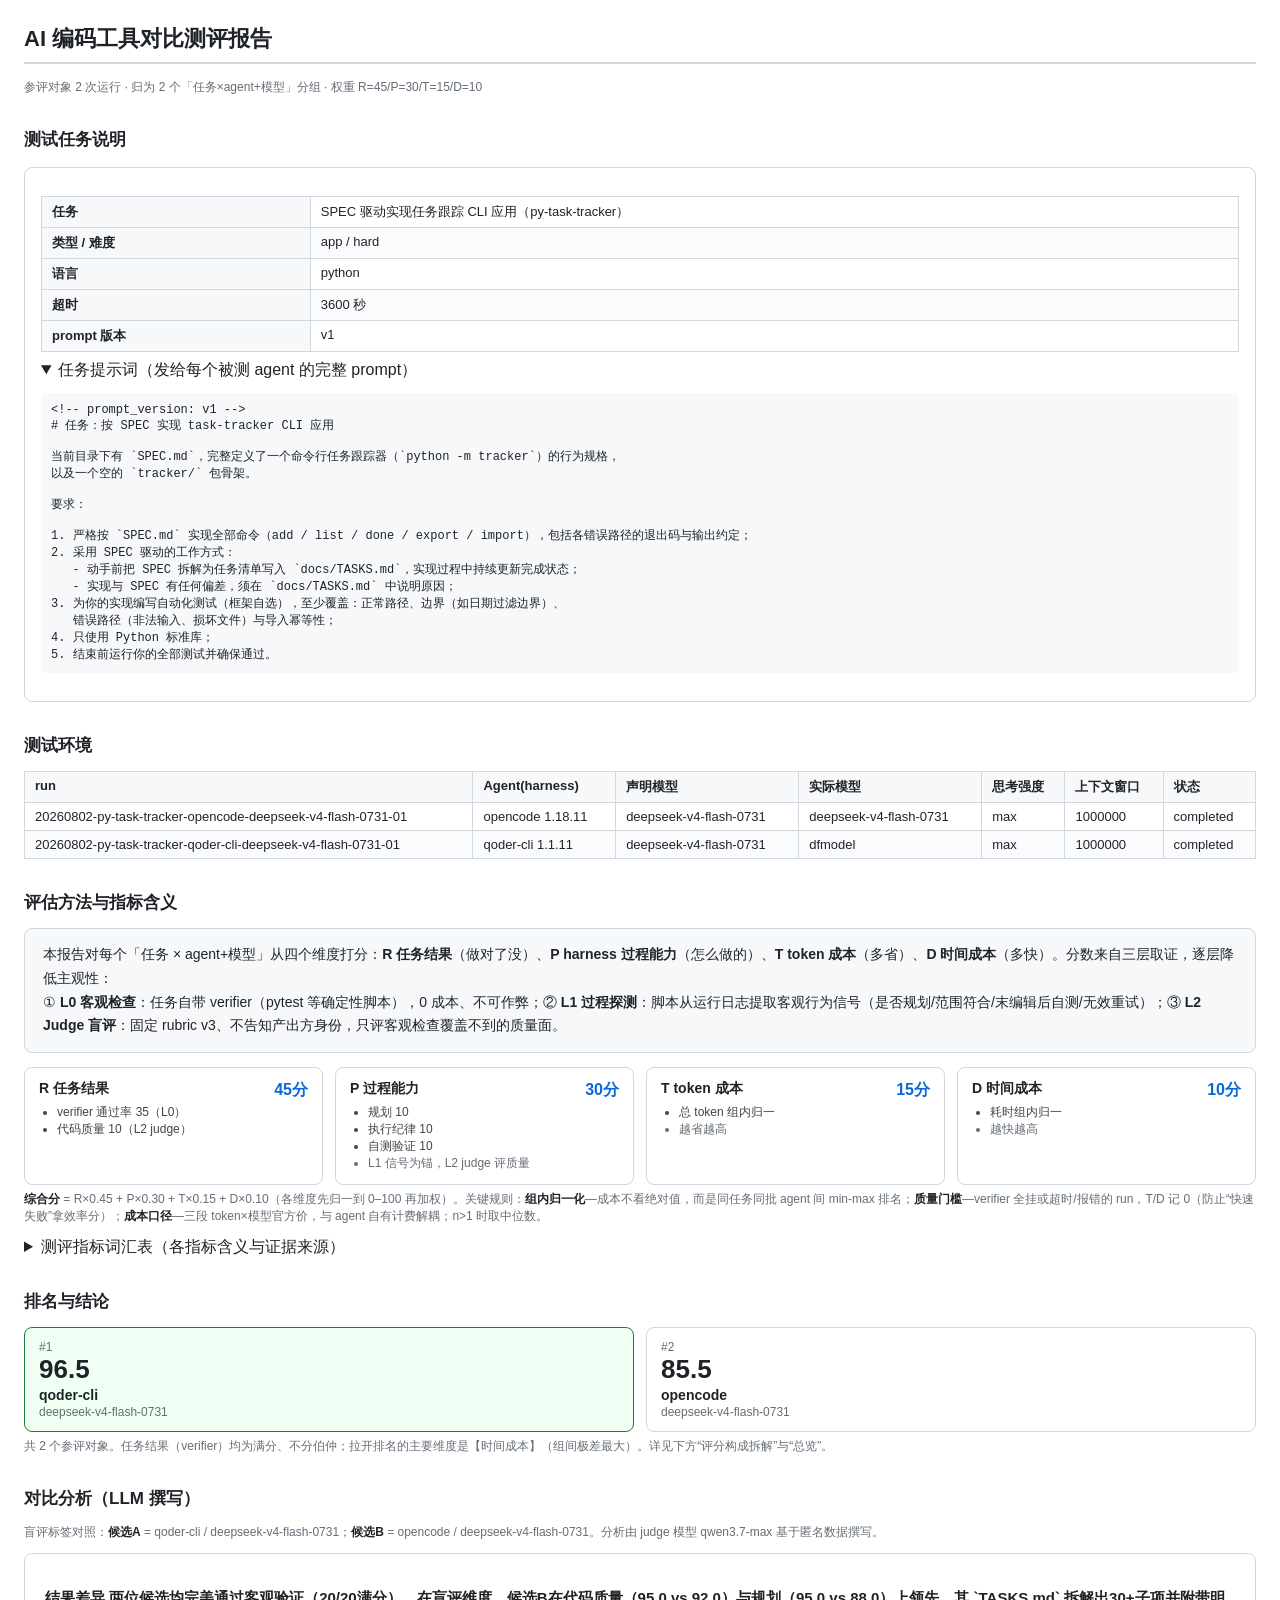
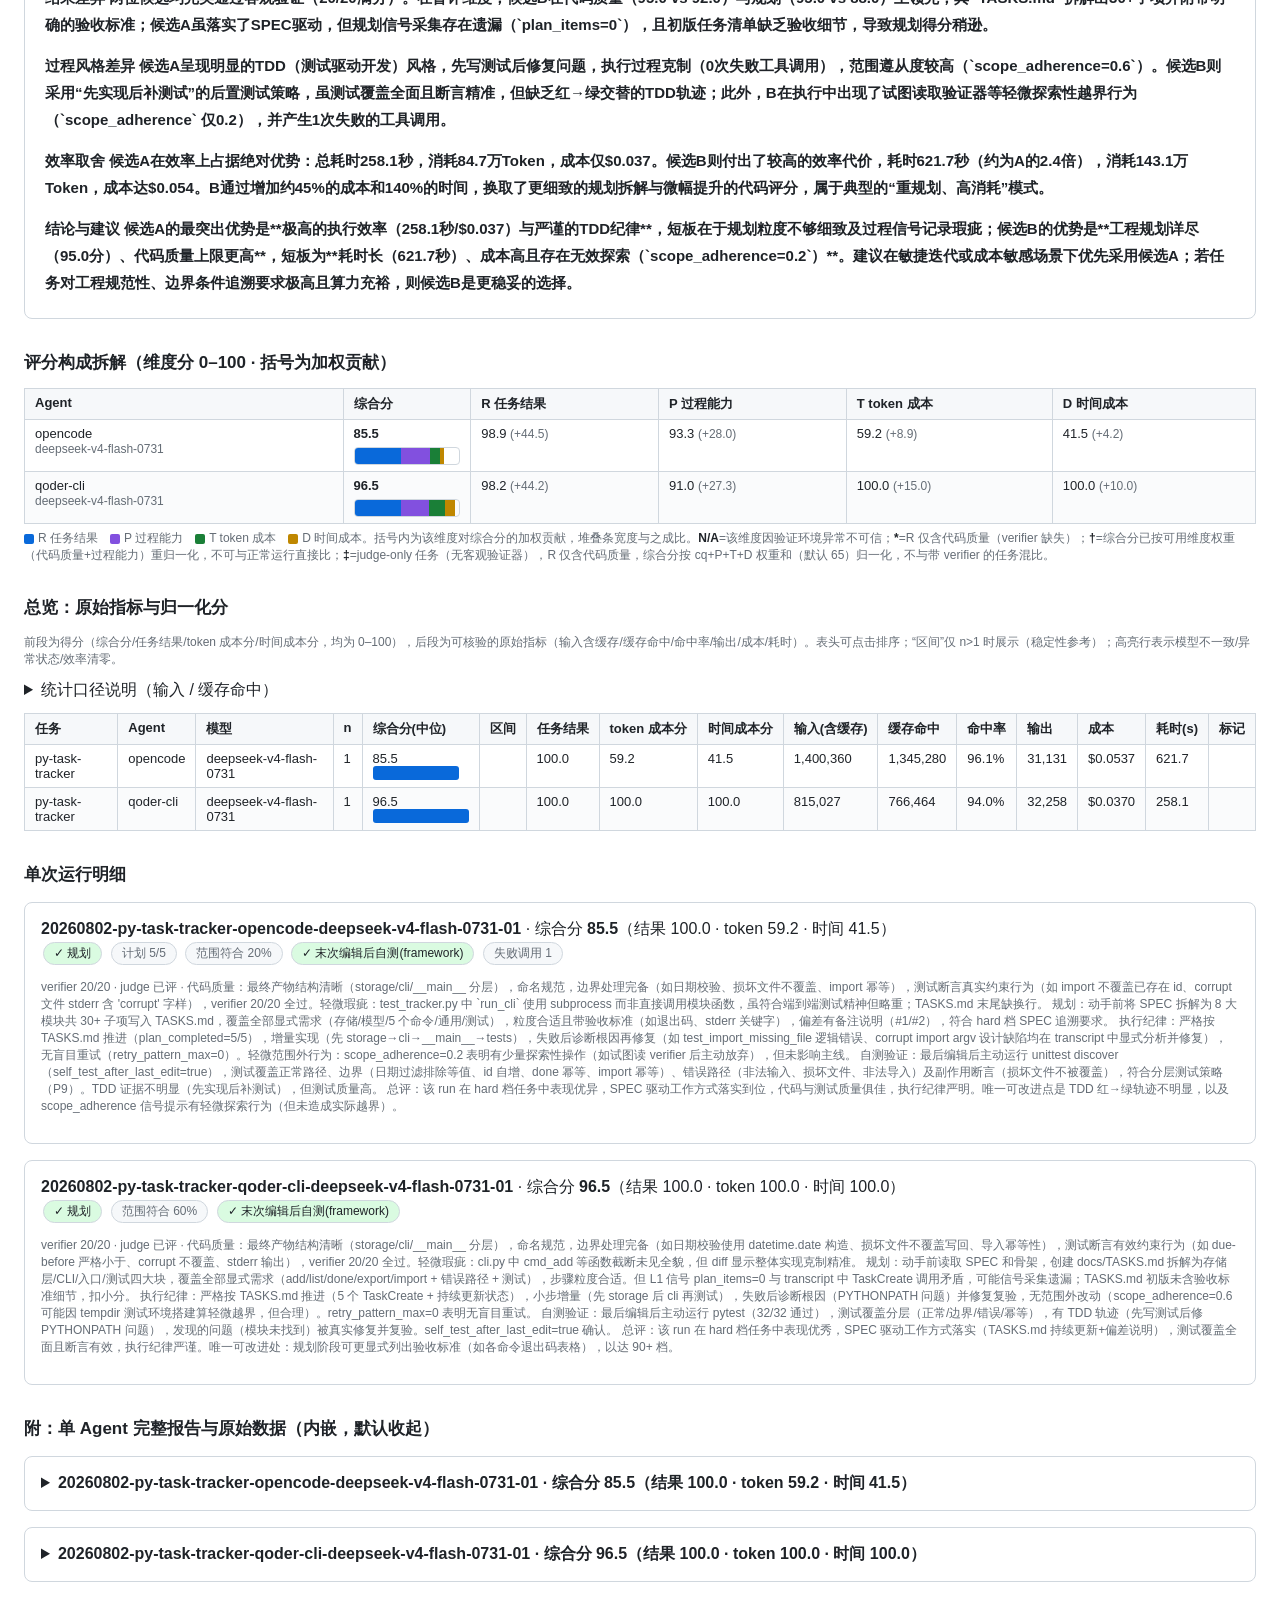
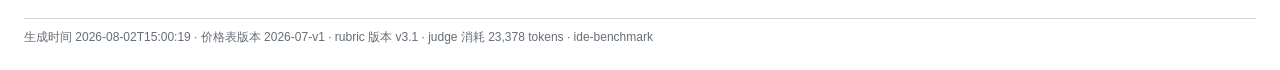
<file: reports/report-compare-20260802-1500.html>
<!DOCTYPE html><html lang="zh"><head><meta charset="utf-8"><title>ide-benchmark 对比报告</title><style>
body{font-family:-apple-system,"Segoe UI","Microsoft YaHei",sans-serif;margin:24px;color:#1f2328;background:#fff}
h1{font-size:22px;border-bottom:2px solid #d0d7de;padding-bottom:8px}
h2{font-size:17px;margin-top:32px}
table{border-collapse:collapse;width:100%;font-size:13px;margin-top:12px}
th,td{border:1px solid #d0d7de;padding:6px 10px;text-align:left;vertical-align:top}
th{background:#f6f8fa;cursor:pointer;user-select:none;white-space:nowrap}
tr:nth-child(even){background:#fafbfc}
.warn{background:#fff8c5}
.bad{color:#cf222e;font-weight:600}
.na{background:#f6f8fa;color:#656d76;text-align:center}
.alert{background:#ffebe9;border:1px solid #cf222e;color:#82071e;border-radius:8px;padding:10px 14px;margin:12px 0}
.alert code{background:#ffd7d5;padding:0 4px;border-radius:3px}
.alert ul{margin:6px 0 0}
.good{color:#1a7f37;font-weight:600}
.muted{color:#656d76;font-size:12px}
.card{border:1px solid #d0d7de;border-radius:8px;padding:16px;margin-top:16px}
.badge{display:inline-block;border:1px solid #d0d7de;border-radius:12px;padding:2px 10px;margin:2px;font-size:12px}
.badge.ok{background:#dafbe1}.badge.no{background:#ffebe9}.badge.na{background:#f6f8fa}
details{margin-top:8px}summary{cursor:pointer}pre{background:#f6f8fa;padding:10px;border-radius:6px;overflow:auto;font-size:12px;max-height:480px}
.bar{height:14px;background:#0969da;border-radius:3px}
.footer{margin-top:36px;padding-top:10px;border-top:1px solid #d0d7de;color:#656d76;font-size:12px}
.lead{font-size:14px;line-height:1.7;background:#f6f8fa;border:1px solid #d0d7de;border-radius:8px;padding:14px 18px;margin-top:12px}
.prose{font-size:14px;line-height:1.8;border:1px solid #d0d7de;border-radius:8px;padding:16px 20px;margin-top:12px}
.prose h3{font-size:15px;margin:14px 0 6px}
.dims{display:flex;gap:12px;flex-wrap:wrap;margin-top:12px}
.dim{flex:1;min-width:170px;border:1px solid #d0d7de;border-radius:8px;padding:12px 14px}
.dim h4{margin:0 0 6px;font-size:14px}
.dim .w{float:right;color:#0969da;font-weight:600}
.dim ul{margin:6px 0 0;padding-left:18px;font-size:12px;color:#444}
.rank{display:flex;gap:12px;flex-wrap:wrap;margin-top:12px}
.rankcard{flex:1;min-width:180px;border:1px solid #d0d7de;border-radius:8px;padding:12px 14px;position:relative}
.rankcard.r1{border-color:#1a7f37;background:#f0fff4}
.rankcard .pos{font-size:12px;color:#656d76}
.rankcard .score{font-size:26px;font-weight:700}
.rankcard .name{font-size:14px;font-weight:600;margin:2px 0}
.stack{display:flex;height:16px;border-radius:4px;overflow:hidden;border:1px solid #d0d7de;margin-top:6px}
.stack span{display:block;height:100%}
.sr{background:#0969da}.sp{background:#8250df}.st{background:#1a7f37}.sd{background:#bf8700}
.legend{font-size:12px;color:#656d76;margin-top:6px}
.legend b{color:#1f2328}
.k{display:inline-block;width:10px;height:10px;border-radius:2px;margin-right:4px;vertical-align:middle}
</style></head><body><h1>AI 编码工具对比测评报告</h1>
<p class="muted">参评对象 2 次运行 · 归为 2 个「任务×agent+模型」分组 · 权重 R=45/P=30/T=15/D=10</p>
<h2>测试任务说明</h2><div class="card"><table><tr><th>任务</th><td>SPEC 驱动实现任务跟踪 CLI 应用（py-task-tracker）</td></tr><tr><th>类型 / 难度</th><td>app / hard</td></tr><tr><th>语言</th><td>python</td></tr><tr><th>超时</th><td>3600 秒</td></tr><tr><th>prompt 版本</th><td>v1</td></tr></table><details open><summary>任务提示词（发给每个被测 agent 的完整 prompt）</summary><pre>&lt;!-- prompt_version: v1 --&gt;
# 任务：按 SPEC 实现 task-tracker CLI 应用

当前目录下有 `SPEC.md`，完整定义了一个命令行任务跟踪器（`python -m tracker`）的行为规格，
以及一个空的 `tracker/` 包骨架。

要求：

1. 严格按 `SPEC.md` 实现全部命令（add / list / done / export / import），包括各错误路径的退出码与输出约定；
2. 采用 SPEC 驱动的工作方式：
   - 动手前把 SPEC 拆解为任务清单写入 `docs/TASKS.md`，实现过程中持续更新完成状态；
   - 实现与 SPEC 有任何偏差，须在 `docs/TASKS.md` 中说明原因；
3. 为你的实现编写自动化测试（框架自选），至少覆盖：正常路径、边界（如日期过滤边界）、
   错误路径（非法输入、损坏文件）与导入幂等性；
4. 只使用 Python 标准库；
5. 结束前运行你的全部测试并确保通过。
</pre></details></div>
<h2>测试环境</h2><table><thead><tr><th>run</th><th>Agent(harness)</th><th>声明模型</th><th>实际模型</th><th>思考强度</th><th>上下文窗口</th><th>状态</th></tr></thead><tbody><tr><td>20260802-py-task-tracker-opencode-deepseek-v4-flash-0731-01</td><td>opencode 1.18.11</td><td>deepseek-v4-flash-0731</td><td>deepseek-v4-flash-0731</td><td>max</td><td>1000000</td><td>completed</td></tr><tr><td>20260802-py-task-tracker-qoder-cli-deepseek-v4-flash-0731-01</td><td>qoder-cli 1.1.11</td><td>deepseek-v4-flash-0731</td><td>dfmodel</td><td>max</td><td>1000000</td><td>completed</td></tr></tbody></table>
<h2>评估方法与指标含义</h2><p class="lead">本报告对每个「任务 × agent+模型」从四个维度打分：<b>R 任务结果</b>（做对了没）、<b>P harness 过程能力</b>（怎么做的）、<b>T token 成本</b>（多省）、<b>D 时间成本</b>（多快）。分数来自三层取证，逐层降低主观性：<br>① <b>L0 客观检查</b>：任务自带 verifier（pytest 等确定性脚本），0 成本、不可作弊；② <b>L1 过程探测</b>：脚本从运行日志提取客观行为信号（是否规划/范围符合/末编辑后自测/无效重试）；③ <b>L2 Judge 盲评</b>：固定 rubric v3、不告知产出方身份，只评客观检查覆盖不到的质量面。</p><div class="dims"><div class="dim"><span class="w">45分</span><h4>R 任务结果</h4><ul><li>verifier 通过率 35（L0）</li><li>代码质量 10（L2 judge）</li></ul></div><div class="dim"><span class="w">30分</span><h4>P 过程能力</h4><ul><li>规划 10</li><li>执行纪律 10</li><li>自测验证 10</li><li class="muted">L1 信号为锚，L2 judge 评质量</li></ul></div><div class="dim"><span class="w">15分</span><h4>T token 成本</h4><ul><li>总 token 组内归一</li><li class="muted">越省越高</li></ul></div><div class="dim"><span class="w">10分</span><h4>D 时间成本</h4><ul><li>耗时组内归一</li><li class="muted">越快越高</li></ul></div></div><p class="legend"><b>综合分</b> = R×0.45 + P×0.30 + T×0.15 + D×0.10（各维度先归一到 0–100 再加权）。关键规则：<b>组内归一化</b>—成本不看绝对值，而是同任务同批 agent 间 min-max 排名；<b>质量门槛</b>—verifier 全挂或超时/报错的 run，T/D 记 0（防止“快速失败”拿效率分）；<b>成本口径</b>—三段 token×模型官方价，与 agent 自有计费解耦；n>1 时取中位数。</p><details><summary>测评指标词汇表（各指标含义与证据来源）</summary><table><thead><tr><th>指标</th><th>证据来源</th><th>含义</th></tr></thead><tbody><tr><td><b>verifier 得分</b></td><td>L0 客观检查</td><td>任务自带 pytest 验证脚本的通过率（0–100）。运行期对 agent 不可见，不可作弊。</td></tr><tr><td><b>代码质量</b></td><td>L2 judge 盲评</td><td>最终产物质量：命名/结构/边界处理/修改克制度；含自建测试有效性（rubric v3 维度一）。</td></tr><tr><td><b>规划</b></td><td>L2 judge 盲评（L1 信号为锚）</td><td>动手前是否有覆盖需求、可验证、有序的计划（rubric v3 维度二）。</td></tr><tr><td><b>执行纪律</b></td><td>L2 judge 盲评（L1 信号为锚）</td><td>按计划推进、范围控制、失败后诊断-修复-复验而非盲目重试（rubric v3 维度三）。</td></tr><tr><td><b>自测验证</b></td><td>L2 judge 盲评（L1 信号为锚）</td><td>agent 自己的验证行为：末次编辑后是否测试、TDD/分层测试证据（rubric v3 维度四）。</td></tr><tr><td><b>输入(含缓存)</b></td><td>运行日志</td><td>发送给模型的全部提示 token = 非缓存输入 + 缓存命中 + 缓存写入。</td></tr><tr><td><b>缓存命中 / 命中率</b></td><td>运行日志</td><td>命中提示缓存的 token 数及其占总输入比例；命中率高说明 harness 上下文管理高效。</td></tr><tr><td><b>输出</b></td><td>运行日志</td><td>模型生成的 token（含思考/推理 token）。</td></tr><tr><td><b>成本(USD)</b></td><td>价格表折算</td><td>三段 token × 模型官方单价，与 agent 自有计费解耦，保证横向可比。</td></tr><tr><td><b>耗时</b></td><td>运行日志</td><td>首末事件时间差（秒）。</td></tr><tr><td><b>T token 成本分</b></td><td>组内归一化</td><td>同任务同批次内 min-max 归一（0–100，越省越高）；质量门槛不过则记 0。</td></tr><tr><td><b>D 时间成本分</b></td><td>组内归一化</td><td>同上，按耗时归一。</td></tr><tr><td><b>L1 过程信号</b></td><td>脚本探测</td><td>从日志客观提取：是否规划 / 计划完成度 / 范围符合率 / 末编辑后自测 / 无效重试 / 失败调用。</td></tr></tbody></table></details>
<h2>排名与结论</h2><div class="rank"><div class="rankcard r1"><div class="pos">#1</div><div class="score">96.5</div><div class="name">qoder-cli</div><div class="muted">deepseek-v4-flash-0731</div></div><div class="rankcard"><div class="pos">#2</div><div class="score">85.5</div><div class="name">opencode</div><div class="muted">deepseek-v4-flash-0731</div></div></div><p class="legend">共 2 个参评对象。任务结果（verifier）均为满分、不分伯仲；拉开排名的主要维度是【时间成本】（组间极差最大）。详见下方“评分构成拆解”与“总览”。</p>
<h2>对比分析（LLM 撰写）</h2><p class="legend">盲评标签对照：<b>候选A</b> = qoder-cli / deepseek-v4-flash-0731；<b>候选B</b> = opencode / deepseek-v4-flash-0731。分析由 judge 模型 qwen3.7-max 基于匿名数据撰写。</p><div class="prose"><h3>结果差异
两位候选均完美通过客观验证（20/20满分）。在盲评维度，候选B在代码质量（95.0 vs 92.0）与规划（95.0 vs 88.0）上领先，其 `TASKS.md` 拆解出30+子项并附带明确的验收标准；候选A虽落实了SPEC驱动，但规划信号采集存在遗漏（`plan_items=0`），且初版任务清单缺乏验收细节，导致规划得分稍逊。</h3><h3>过程风格差异
候选A呈现明显的TDD（测试驱动开发）风格，先写测试后修复问题，执行过程克制（0次失败工具调用），范围遵从度较高（`scope_adherence=0.6`）。候选B则采用“先实现后补测试”的后置测试策略，虽测试覆盖全面且断言精准，但缺乏红→绿交替的TDD轨迹；此外，B在执行中出现了试图读取验证器等轻微探索性越界行为（`scope_adherence` 仅0.2），并产生1次失败的工具调用。</h3><h3>效率取舍
候选A在效率上占据绝对优势：总耗时258.1秒，消耗84.7万Token，成本仅$0.037。候选B则付出了较高的效率代价，耗时621.7秒（约为A的2.4倍），消耗143.1万Token，成本达$0.054。B通过增加约45%的成本和140%的时间，换取了更细致的规划拆解与微幅提升的代码评分，属于典型的“重规划、高消耗”模式。</h3><h3>结论与建议
候选A的最突出优势是**极高的执行效率（258.1秒/$0.037）与严谨的TDD纪律**，短板在于规划粒度不够细致及过程信号记录瑕疵；候选B的优势是**工程规划详尽（95.0分）、代码质量上限更高**，短板为**耗时长（621.7秒）、成本高且存在无效探索（`scope_adherence=0.2`）**。建议在敏捷迭代或成本敏感场景下优先采用候选A；若任务对工程规范性、边界条件追溯要求极高且算力充裕，则候选B是更稳妥的选择。</h3></div>
<h2>评分构成拆解（维度分 0–100 · 括号为加权贡献）</h2><table><thead><tr><th>Agent</th><th data-sort="num">综合分</th><th data-sort="num">R 任务结果</th><th data-sort="num">P 过程能力</th><th data-sort="num">T token 成本</th><th data-sort="num">D 时间成本</th></tr></thead><tbody><tr><td>opencode<br><span class="muted">deepseek-v4-flash-0731</span></td><td data-v="85.53"><b>85.5</b><div class="stack" title="R 44.5 / P 28.0 / T 8.9 / D 4.2"><span class="sr" style="width:44.505%"></span><span class="sp" style="width:27.99%"></span><span class="st" style="width:8.88%"></span><span class="sd" style="width:4.15%"></span></div></td><td data-v="98.9">98.9 <span class="muted">(+44.5)</span></td><td data-v="93.3">93.3 <span class="muted">(+28.0)</span></td><td data-v="59.2">59.2 <span class="muted">(+8.9)</span></td><td data-v="41.5">41.5 <span class="muted">(+4.2)</span></td></tr><tr><td>qoder-cli<br><span class="muted">deepseek-v4-flash-0731</span></td><td data-v="96.5"><b>96.5</b><div class="stack" title="R 44.2 / P 27.3 / T 15.0 / D 10.0"><span class="sr" style="width:44.190000000000005%"></span><span class="sp" style="width:27.3%"></span><span class="st" style="width:15.0%"></span><span class="sd" style="width:10.0%"></span></div></td><td data-v="98.2">98.2 <span class="muted">(+44.2)</span></td><td data-v="91.0">91.0 <span class="muted">(+27.3)</span></td><td data-v="100.0">100.0 <span class="muted">(+15.0)</span></td><td data-v="100.0">100.0 <span class="muted">(+10.0)</span></td></tr></tbody></table><p class="legend"><span class="k sr"></span>R 任务结果<span class="k sp" style="margin-left:12px"></span>P 过程能力<span class="k st" style="margin-left:12px"></span>T token 成本<span class="k sd" style="margin-left:12px"></span>D 时间成本。括号内为该维度对综合分的加权贡献，堆叠条宽度与之成比。<b>N/A</b>=该维度因验证环境异常不可信；<b>*</b>=R 仅含代码质量（verifier 缺失）；<b>†</b>=综合分已按可用维度权重（代码质量+过程能力）重归一化，不可与正常运行直接比；<b>‡</b>=judge-only 任务（无客观验证器），R 仅含代码质量，综合分按 cq+P+T+D 权重和（默认 65）归一化，不与带 verifier 的任务混比。</p>
<h2>总览：原始指标与归一化分</h2>
<p class="legend">前段为得分（综合分/任务结果/token 成本分/时间成本分，均为 0–100），后段为可核验的原始指标（输入含缓存/缓存命中/命中率/输出/成本/耗时）。表头可点击排序；“区间”仅 n>1 时展示（稳定性参考）；高亮行表示模型不一致/异常状态/效率清零。</p>
<details><summary>统计口径说明（输入 / 缓存命中）</summary><p class="legend"><b>输入（含缓存）</b> = 非缓存输入 + 缓存命中 + 缓存写入，即本次任务发送给模型的全部提示 token（多轮对话会重复发送上下文，故会随轮次累加）。成本按三段分别计价（非缓存输入价 / 缓存命中价 / 输出价），详见各单报告的成本明细。</p><p class="legend"><b>缓存命中</b> 的原始字段因 harness 而异，均已归一化为同一口径：<br>• <b>claude-code</b>（Anthropic 式）：cache_read_input_tokens 直取；<br>• <b>qoder-cli</b>（OpenAI 式）：prompt_tokens_details.cached_tokens（非缓存输入 = prompt − cached）；<br>• <b>opencode</b>：tokens.cache.read；<br>• <b>pi</b>：usage.cacheRead / cacheWrite；<br>• <b>qwen</b>：usageMetadata.cachedContentTokenCount（非缓存输入 = prompt − cached）；<br>• <b>codex</b>：cached_input_tokens（input 含 cached，已扣减）。<br>各家口径经归一化后一致，可横向对比。</p></details>
<table><thead><tr><th data-sort="text">任务</th><th data-sort="text">Agent</th><th data-sort="text">模型</th><th data-sort="num">n</th><th data-sort="num">综合分(中位)</th><th data-sort="num">区间</th><th data-sort="num">任务结果</th><th data-sort="num">token 成本分</th><th data-sort="num">时间成本分</th><th data-sort="num">输入(含缓存)</th><th data-sort="num">缓存命中</th><th data-sort="num">命中率</th><th data-sort="num">输出</th><th data-sort="num">成本</th><th data-sort="num">耗时(s)</th><th>标记</th></tr></thead><tbody><tr><td>py-task-tracker</td><td>opencode</td><td>deepseek-v4-flash-0731</td><td data-v="1">1</td><td data-v="85.53">85.5 <div class="bar" style="width:86px"></div></td><td></td><td data-v="100.0">100.0</td><td data-v="59.19">59.2</td><td data-v="41.52">41.5</td><td data-v="1400360">1,400,360</td><td data-v="1345280">1,345,280</td><td data-v="0.9606672569910595">96.1%</td><td data-v="31131">31,131</td><td data-v="0.053666">$0.0537</td><td data-v="621.7">621.7</td><td></td></tr><tr><td>py-task-tracker</td><td>qoder-cli</td><td>deepseek-v4-flash-0731</td><td data-v="1">1</td><td data-v="96.5">96.5 <div class="bar" style="width:96px"></div></td><td></td><td data-v="100.0">100.0</td><td data-v="100.0">100.0</td><td data-v="100.0">100.0</td><td data-v="815027">815,027</td><td data-v="766464">766,464</td><td data-v="0.9404154708985101">94.0%</td><td data-v="32258">32,258</td><td data-v="0.036996">$0.0370</td><td data-v="258.1">258.1</td><td></td></tr></tbody></table>
<h2>单次运行明细</h2>
<div class="card"><b>20260802-py-task-tracker-opencode-deepseek-v4-flash-0731-01</b> · 综合分 <b>85.5</b>（结果 100.0 · token 59.2 · 时间 41.5）<br><span class="badge ok">✓ 规划</span> <span class="badge na">计划 5/5</span> <span class="badge na">范围符合 20%</span> <span class="badge ok">✓ 末次编辑后自测(framework)</span> <span class="badge na">失败调用 1</span><p class="muted">verifier 20/20 · judge 已评 · 代码质量：最终产物结构清晰（storage/cli/__main__ 分层），命名规范，边界处理完备（如日期校验、损坏文件不覆盖、import 幂等），测试断言真实约束行为（如 import 不覆盖已存在 id、corrupt 文件 stderr 含 &#x27;corrupt&#x27; 字样），verifier 20/20 全过。轻微瑕疵：test_tracker.py 中 `run_cli` 使用 subprocess 而非直接调用模块函数，虽符合端到端测试精神但略重；TASKS.md 末尾缺换行。

规划：动手前将 SPEC 拆解为 8 大模块共 30+ 子项写入 TASKS.md，覆盖全部显式需求（存储/模型/5 个命令/通用/测试），粒度合适且带验收标准（如退出码、stderr 关键字），偏差有备注说明（#1/#2），符合 hard 档 SPEC 追溯要求。

执行纪律：严格按 TASKS.md 推进（plan_completed=5/5），增量实现（先 storage→cli→__main__→tests），失败后诊断根因再修复（如 test_import_missing_file 逻辑错误、corrupt import argv 设计缺陷均在 transcript 中显式分析并修复），无盲目重试（retry_pattern_max=0）。轻微范围外行为：scope_adherence=0.2 表明有少量探索性操作（如试图读 verifier 后主动放弃），但未影响主线。

自测验证：最后编辑后主动运行 unittest discover（self_test_after_last_edit=true），测试覆盖正常路径、边界（日期过滤排除等值、id 自增、done 幂等、import 幂等）、错误路径（非法输入、损坏文件、非法导入）及副作用断言（损坏文件不被覆盖），符合分层测试策略（P9）。TDD 证据不明显（先实现后补测试），但测试质量高。

总评：该 run 在 hard 档任务中表现优异，SPEC 驱动工作方式落实到位，代码与测试质量俱佳，执行纪律严明。唯一可改进点是 TDD 红→绿轨迹不明显，以及 scope_adherence 信号提示有轻微探索行为（但未造成实际越界）。</p></div>
<div class="card"><b>20260802-py-task-tracker-qoder-cli-deepseek-v4-flash-0731-01</b> · 综合分 <b>96.5</b>（结果 100.0 · token 100.0 · 时间 100.0）<br><span class="badge ok">✓ 规划</span> <span class="badge na">范围符合 60%</span> <span class="badge ok">✓ 末次编辑后自测(framework)</span><p class="muted">verifier 20/20 · judge 已评 · 代码质量：最终产物结构清晰（storage/cli/__main__ 分层），命名规范，边界处理完备（如日期校验使用 datetime.date 构造、损坏文件不覆盖写回、导入幂等性），测试断言有效约束行为（如 due-before 严格小于、corrupt 不覆盖、stderr 输出），verifier 20/20 全过。轻微瑕疵：cli.py 中 cmd_add 等函数截断未见全貌，但 diff 显示整体实现克制精准。

规划：动手前读取 SPEC 和骨架，创建 docs/TASKS.md 拆解为存储层/CLI/入口/测试四大块，覆盖全部显式需求（add/list/done/export/import + 错误路径 + 测试），步骤粒度合适。但 L1 信号 plan_items=0 与 transcript 中 TaskCreate 调用矛盾，可能信号采集遗漏；TASKS.md 初版未含验收标准细节，扣小分。

执行纪律：严格按 TASKS.md 推进（5 个 TaskCreate + 持续更新状态），小步增量（先 storage 后 cli 再测试），失败后诊断根因（PYTHONPATH 问题）并修复复验，无范围外改动（scope_adherence=0.6 可能因 tempdir 测试环境搭建算轻微越界，但合理）。retry_pattern_max=0 表明无盲目重试。

自测验证：最后编辑后主动运行 pytest（32/32 通过），测试覆盖分层（正常/边界/错误/幂等），有 TDD 轨迹（先写测试后修 PYTHONPATH 问题），发现的问题（模块未找到）被真实修复并复验。self_test_after_last_edit=true 确认。

总评：该 run 在 hard 档任务中表现优秀，SPEC 驱动工作方式落实（TASKS.md 持续更新+偏差说明），测试覆盖全面且断言有效，执行纪律严谨。唯一可改进处：规划阶段可更显式列出验收标准（如各命令退出码表格），以达 90+ 档。</p></div>
<h2>附：单 Agent 完整报告与原始数据（内嵌，默认收起）</h2>
<details class="card"><summary><b>20260802-py-task-tracker-opencode-deepseek-v4-flash-0731-01 · 综合分 85.5（结果 100.0 · token 59.2 · 时间 41.5）</b></summary><h3>单 Agent 运行分析 · 20260802-py-task-tracker-opencode-deepseek-v4-flash-0731-01</h3>
<div class="card"><h3>基本信息</h3><table><tr><th>任务</th><td>py-task-tracker</td></tr><tr><th>Agent</th><td>opencode 1.18.11</td></tr><tr><th>模型</th><td>deepseek-v4-flash-0731（实际：deepseek-v4-flash-0731）</td></tr><tr><th>参数</th><td>上下文 1000000 · 思考强度 max</td></tr><tr><th>耗时</th><td>621.7 秒（21 轮 / 41 次工具调用）</td></tr><tr><th>状态</th><td>completed</td></tr></table></div>
<div class="card"><h3>Token 与成本</h3><table><tr><th>输入(含缓存)</th><th>缓存命中</th><th>命中率</th><th>输出</th><th>成本(USD)</th></tr><tr><td>1,400,360</td><td>1,345,280</td><td>96.1%</td><td>31,131</td><td>$0.0537</td></tr></table><p class="legend">输入(含缓存) = 非缓存输入 + 缓存命中 + 缓存写入；命中率 = 缓存命中 / 输入(含缓存)。三段拆分与计价见下方明细。</p><details open><summary>成本计算过程（token × 单价）</summary><table><tr><th>项目</th><th style='text-align:right'>token</th><th style='text-align:right'>原始标价</th><th style='text-align:right'>换算单价</th><th style='text-align:right'>小计</th></tr><tr><td>输入(非缓存)</td><td style='text-align:right'>55,080</td><td style='text-align:right'>1.0 CNY/M ÷ 7.2</td><td style='text-align:right'>$0.1389/M</td><td style='text-align:right'>$0.007650</td></tr><tr><td>缓存命中</td><td style='text-align:right'>1,345,280</td><td style='text-align:right'>0.2 CNY/M ÷ 7.2</td><td style='text-align:right'>$0.0278/M</td><td style='text-align:right'>$0.037369</td></tr><tr><td>输出</td><td style='text-align:right'>31,131</td><td style='text-align:right'>2.0 CNY/M ÷ 7.2</td><td style='text-align:right'>$0.2778/M</td><td style='text-align:right'>$0.008648</td></tr><tr><td colspan='4' style='text-align:right'><b>合计</b></td><td style='text-align:right'><b>$0.053667</b></td></tr></table><p class="muted">计费口径：deepseek-v4-flash 官方价 · price_version=2026-07-v1 · 汇率 1 USD = 7.2 CNY · <span class="bad">⚠ 与 run 记录 $0.053666 不一致（差 0.000001）</span></p></details></div>
<div class="card"><h3>客观检查（verifier）</h3><p>通过 <b>20</b> / 20，得分 <b>100.0</b></p><details><summary>verifier 日志摘录</summary><pre>....................                                                     [100%]
20 passed in 1.74s

</pre></details></div>
<div class="card"><h3>过程信号（L1 探测）</h3><p><span class="badge ok">✓ 规划</span> <span class="badge na">计划 5/5</span> <span class="badge na">范围符合 20%</span> <span class="badge ok">✓ 末次编辑后自测(framework)</span> <span class="badge na">失败调用 1</span></p></div>
<div class="card"><h3>Judge 盲评（qwen3.7-max · rubric v3.1）</h3><table><tr><th>代码质量</th><th>规划</th><th>执行纪律</th><th>自测</th></tr><tr><td>95.0</td><td>95.0</td><td>90.0</td><td>95.0</td></tr></table><p>代码质量：最终产物结构清晰（storage/cli/__main__ 分层），命名规范，边界处理完备（如日期校验、损坏文件不覆盖、import 幂等），测试断言真实约束行为（如 import 不覆盖已存在 id、corrupt 文件 stderr 含 &#x27;corrupt&#x27; 字样），verifier 20/20 全过。轻微瑕疵：test_tracker.py 中 `run_cli` 使用 subprocess 而非直接调用模块函数，虽符合端到端测试精神但略重；TASKS.md 末尾缺换行。

规划：动手前将 SPEC 拆解为 8 大模块共 30+ 子项写入 TASKS.md，覆盖全部显式需求（存储/模型/5 个命令/通用/测试），粒度合适且带验收标准（如退出码、stderr 关键字），偏差有备注说明（#1/#2），符合 hard 档 SPEC 追溯要求。

执行纪律：严格按 TASKS.md 推进（plan_completed=5/5），增量实现（先 storage→cli→__main__→tests），失败后诊断根因再修复（如 test_import_missing_file 逻辑错误、corrupt import argv 设计缺陷均在 transcript 中显式分析并修复），无盲目重试（retry_pattern_max=0）。轻微范围外行为：scope_adherence=0.2 表明有少量探索性操作（如试图读 verifier 后主动放弃），但未影响主线。

自测验证：最后编辑后主动运行 unittest discover（self_test_after_last_edit=true），测试覆盖正常路径、边界（日期过滤排除等值、id 自增、done 幂等、import 幂等）、错误路径（非法输入、损坏文件、非法导入）及副作用断言（损坏文件不被覆盖），符合分层测试策略（P9）。TDD 证据不明显（先实现后补测试），但测试质量高。

总评：该 run 在 hard 档任务中表现优异，SPEC 驱动工作方式落实到位，代码与测试质量俱佳，执行纪律严明。唯一可改进点是 TDD 红→绿轨迹不明显，以及 scope_adherence 信号提示有轻微探索行为（但未造成实际越界）。</p></div>
<details class="card"><summary><b>原始测试数据（点击展开）</b></summary><details><summary>transcript 摘要</summary><pre># transcript 摘要

## 开头消息
[user_message] &lt;!-- prompt_version: v1 --&gt;
# 任务：按 SPEC 实现 task-tracker CLI 应用

当前目录下有 `SPEC.md`，完整定义了一个命令行任务跟踪器（`python -m tracker`）的行为规格，
以及一个空的 `tracker/` 包骨架。

要求：

1. 严格按 `SPEC.md` 实现全部命令（add / list / done / export / import），包括各错误路径的退出码与输出约定；
2. 采用 SPEC 驱动的工作方式：
   - 动手前把 SPEC 拆解为任务清单写入 `docs/TASKS.md`，实现过程中持续更新完成状态；
   - 实现与 SPEC 有任何偏差，须在 `docs/TASKS.md` 中说明原因；
3. 为你的实现编写自动化测试（框架自选），至少覆盖：正常路径、边界（如日期过滤边界）、
   错误路径（非法输入、损坏文件）与导入幂等性；
4. 只使用 Python 标准库；
5. 结束前运行你的全部测试并确保通过。 
[assistant_message] Let me start by exploring the working directory to understand the task structure.
[assistant_message] Let me look at the tracker skeleton and docs directory.
[assistant_message] Let me understand the task and create a plan. Let me write the TASKS.md file first as required, then implement the tracker package.

Let me analyze the SPEC:

### Storage
- JSON file, path from `TRACKER_DB` env var, default `tasks.json` in cwd.
- File missing = empty task list (created on first write).
- Corrupt file: any command outputs error containing `corrupt` to stderr, exit code 2, no uncaught traceback, no overwriting corrupt file.

### Data model
- `id`: positive int, auto-increment from 1 (current max + 1); imported tasks keep original id
- `title`: non-empty string
- `status`: `open` or `done`, new = `open`
- `priority`: `high`/`medium`/`low`, default `medium`
- `due`: `YYYY-MM-DD` string or null

### Commands

#### add
`python -m tracker add &lt;title&gt; [--due YYYY-MM-DD] [--priorit
[assistant_message] Let me read the verifier to understand exact expectations. Note: this is the verifier which is normally hidden from the agent (step 4 copies it into work). But actually per AGENTS.md, &quot;verifier 此步才复制进 work/，运行期对被测 agent 不可见（防作弊）&quot;. However, the verifier exists in the tasks directory which is part of the repo. Reading it could be considered &quot;cheating&quot; in the benchmark sense. Hmm. Let me think.

Actually, the AGENTS.md says verifier is copied into work only at verify step, and is invisible to the agent during run to prevent cheating. Reading it now would be against the spirit. But am I the agent under test? I&#x27;m opencode, the agent being benchmarked. The verifier files are in the repo. Reading them directly would be cheating. I should NOT read the verifier. Let me stay honest and implement str
[assistant_message] Now implement storage.py, cli.py, __main__.py. Now the storage layer:



## 工具调用序列（共 41 次）
1. read: /Users/jude-macmini/ai-projects/ide-benchmark/runs/20260802-py-task-tracker-opencode-deepseek-v4-flash-0731-01/work
2. read: /Users/jude-macmini/ai-projects/ide-benchmark/runs/20260802-py-task-tracker-opencode-deepseek-v4-flash-0731-01/work/SPEC.md
3. read: /Users/jude-macmini/ai-projects/ide-benchmark/runs/20260802-py-task-tracker-opencode-deepseek-v4-flash-0731-01/work/tracker
4. read: /Users/jude-macmini/ai-projects/ide-benchmark/runs/20260802-py-task-tracker-opencode-deepseek-v4-flash-0731-01/work/docs
5. read: /Users/jude-macmini/ai-projects/ide-benchmark/runs/20260802-py-task-tracker-opencode-deepseek-v4-flash-0731-01/work/tracker/__init__.py
6. read: /Users/jude-macmini/ai-projects/ide-benchmark/runs/20260802-py-task-tracker-opencode-deepseek-v4-flash-0731-01/work/tracker/__main__.py
7. read: /Users/jude-macmini/ai-projects/ide-benchmark/runs/20260802-py-task-tracker-opencode-deepseek-v4-flash-0731-01/work/docs/TASKS.md
8. bash: ls /Users/jude-macmini/ai-projects/ide-benchmark/tasks/
9. bash: ls -la /Users/jude-macmini/ai-projects/ide-benchmark/tasks/py-task-tracker/ &amp;&amp; ls -la /Users/jude-macmini/ai-projects/ide-benchmark/tasks/py-task-tracker/verifi
10. todowrite
11. write: /Users/jude-macmini/ai-projects/ide-benchmark/runs/20260802-py-task-tracker-opencode-deepseek-v4-flash-0731-01/work/docs/TASKS.md
12. write: /Users/jude-macmini/ai-projects/ide-benchmark/runs/20260802-py-task-tracker-opencode-deepseek-v4-flash-0731-01/work/tracker/storage.py
13. write: /Users/jude-macmini/ai-projects/ide-benchmark/runs/20260802-py-task-tracker-opencode-deepseek-v4-flash-0731-01/work/tracker/cli.py
14. write: /Users/jude-macmini/ai-projects/ide-benchmark/runs/20260802-py-task-tracker-opencode-deepseek-v4-flash-0731-01/work/tracker/__main__.py
15. bash: cd /Users/jude-macmini/ai-projects/ide-benchmark/runs/20260802-py-task-tracker-opencode-deepseek-v4-flash-0731-01/work &amp;&amp; rm -f /tmp/tt-smoke/tasks.json &amp;&amp; mkdi
16. bash: rm -rf /tmp/tt-smoke &amp;&amp; mkdir -p /tmp/tt-smoke &amp;&amp; cd /tmp/tt-smoke &amp;&amp; python -m tracker add &quot;buy milk&quot; --due 2026-05-01 --priority high; echo &quot;rc=$?&quot;; python -m
17. bash: which python3 &amp;&amp; python3 --version
18. bash: rm -rf /tmp/tt-smoke &amp;&amp; mkdir -p /tmp/tt-smoke &amp;&amp; cd /tmp/tt-smoke &amp;&amp; PYTHONPATH=/Users/jude-macmini/ai-projects/ide-benchmark/runs/20260802-py-task-tracker-ope
19. bash: cd /tmp/tt-smoke &amp;&amp; export PYTHONPATH=/Users/jude-macmini/ai-projects/ide-benchmark/runs/20260802-py-task-tracker-opencode-deepseek-v4-flash-0731-01/work &amp;&amp; ech
20. bash: cd /tmp/tt-smoke &amp;&amp; export PYTHONPATH=/Users/jude-macmini/ai-projects/ide-benchmark/runs/20260802-py-task-tracker-opencode-deepseek-v4-flash-0731-01/work &amp;&amp; ech
21. todowrite
22. write: /Users/jude-macmini/ai-projects/ide-benchmark/runs/20260802-py-task-tracker-opencode-deepseek-v4-flash-0731-01/work/tests/test_tracker.py
23. edit: /Users/jude-macmini/ai-projects/ide-benchmark/runs/20260802-py-task-tracker-opencode-deepseek-v4-flash-0731-01/work/tests/test_tracker.py
24. edit: /Users/jude-macmini/ai-projects/ide-benchmark/runs/20260802-py-task-tracker-opencode-deepseek-v4-flash-0731-01/work/tests/test_tracker.py
25. bash: cd /Users/jude-macmini/ai-projects/ide-benchmark/runs/20260802-py-task-tracker-opencode-deepseek-v4-flash-0731-01/work &amp;&amp; python3 -m unittest discover -s tests 
26. bash: cd /Users/jude-macmini/ai-projects/ide-benchmark/runs/20260802-py-task-tracker-opencode-deepseek-v4-flash-0731-01/work &amp;&amp; python3 - &lt;&lt;&#x27;EOF&#x27;
import re
p = &quot;tests
27. bash: cd /Users/jude-macmini/ai-projects/ide-benchmark/runs/20260802-py-task-tracker-opencode-deepseek-v4-flash-0731-01/work &amp;&amp; rg -n &quot;self\.run\(|def run&quot; tests/test
28. bash: cd /Users/jude-macmini/ai-projects/ide-benchmark/runs/20260802-py-task-tracker-opencode-deepseek-v4-flash-0731-01/work &amp;&amp; rg -n &quot;self\.cli\(&quot; tests/test_tracker
29. edit: /Users/jude-macmini/ai-projects/ide-benchmark/runs/20260802-py-task-tracker-opencode-deepseek-v4-flash-0731-01/work/tests/test_tracker.py
30. bash: cd /Users/jude-macmini/ai-projects/ide-benchmark/runs/20260802-py-task-tracker-opencode-deepseek-v4-flash-0731-01/work &amp;&amp; python3 -m unittest discover -s tests 
31. edit: /Users/jude-macmini/ai-projects/ide-benchmark/runs/20260802-py-task-tracker-opencode-deepseek-v4-flash-0731-01/work/tracker/cli.py
32. edit: /Users/jude-macmini/ai-projects/ide-benchmark/runs/20260802-py-task-tracker-opencode-deepseek-v4-flash-0731-01/work/tests/test_tracker.py
33. edit: /Users/jude-macmini/ai-projects/ide-benchmark/runs/20260802-py-task-tracker-opencode-deepseek-v4-flash-0731-01/work/tests/test_tracker.py
34. edit: /Users/jude-macmini/ai-projects/ide-benchmark/runs/20260802-py-task-tracker-opencode-deepseek-v4-flash-0731-01/work/tests/test_tracker.py
35. edit: /Users/jude-macmini/ai-projects/ide-benchmark/runs/20260802-py-task-tracker-opencode-deepseek-v4-flash-0731-01/work/tests/test_tracker.py
36. edit: /Users/jude-macmini/ai-projects/ide-benchmark/runs/20260802-py-task-tracker-opencode-deepseek-v4-flash-0731-01/work/tests/test_tracker.py
37. bash: cd /Users/jude-macmini/ai-projects/ide-benchmark/runs/20260802-py-task-tracker-opencode-deepseek-v4-flash-0731-01/work &amp;&amp; python3 -m unittest discover -s tests 
38. bash: cd /Users/jude-macmini/ai-projects/ide-benchmark/runs/20260802-py-task-tracker-opencode-deepseek-v4-flash-0731-01/work &amp;&amp; python3 -m unittest discover -s tests 
39. bash: cd /Users/jude-macmini/ai-projects/ide-benchmark/runs/20260802-py-task-tracker-opencode-deepseek-v4-flash-0731-01/work &amp;&amp; python3 -m unittest discover -s tests 
40. bash: rm -rf /tmp/tt-final &amp;&amp; mkdir -p /tmp/tt-final &amp;&amp; cd /tmp/tt-final &amp;&amp; export PYTHONPATH=/Users/jude-macmini/ai-projects/ide-benchmark/runs/20260802-py-task-trac
41. todowrite

## 结尾消息
[assistant_message] Three failures:

1. `test_import_missing_file`: `before = self.read_db()` fails because no db file exists yet. My test logic is wrong: I wanted to assert that after a failed import, the db file doesn&#x27;t exist. Let me fix the test to not read before db (just assert no file after).

2. `test_corrupt_detected_for_every_command`: The `import bad.json` case uses argv `[&quot;import&quot;, &quot;bad.json&quot;]` — but the corrupt file is named e.g. &quot;badjson.json&quot; and the import target &quot;bad.json&quot; doesn&#x27;t exist → error &quot;not a valid export file ... No such file&quot;. The exit code 2 passes but stderr doesn&#x27;t contain &quot;corrupt&quot;. My test design flaw: for import, argv should import the corrupt db file itself. Let me change argv for import to use the actual corrupt file name. But note: for import, if the corrupt file also serve
[assistant_message] Now fix the three test issues:


[assistant_message] Now remove the empty `test_list_empty_db` placeholder from ListTests — actually I made it a no-op pass. Better to move the real test to GeneralTests. Let me remove the no-op and add real test in GeneralTests.
[assistant_message] All 33 tests pass. Let me run with -v to list them and confirm coverage. Also double-check a couple of edge cases manually that the verifier might check:

1. `list` exit code is 0 with corrupt? No. fine.
2. `done` on id 0 / non-int → exit 3.
3. add with title containing leading dash? e.g. `add &quot;-word&quot;`. argparse treats `-word` as unknown option → error exit 2. Hmm, is that acceptable? SPEC says title is non-empty string. A title starting with `-` would be rejected by my implementation. Could verifier test that? Unlikely. But to be safe, maybe I should allow it. Well, there&#x27;s tension with `--due` parsing. argparse with parse_known_args would treat `-word` as an option. Users can use `add -- -word`? With parse_known_args, `--` separator works. Fine. I&#x27;ll leave it.

Actually, let me reconside
[assistant_message] All 33 tests pass. Let me update TASKS.md statuses — I already marked all as complete (`[x]`). Let me update the todo list, then do a final verification run of the whole suite one more time. Also let me double check there&#x27;s no stray file, and clean the /tmp smoke dir.

Let me also verify `python -m tracker` (from same directory as package) works without PYTHONPATH — that&#x27;s the realistic invocation from the verifier which runs inside work dir. All 33 tests pass. Final verification running from within the work dir exactly as the verifier would
[assistant_message] 完成。全部 33 个测试通过（`python3 -m unittest discover -s tests`，仅标准库）。

**实现结构**（`work/tracker/`）：
- `storage.py` — 存储层：`TRACKER_DB`/默认 `tasks.json`，损坏检测（非法 JSON 或结构不符→`CorruptError`），写操作前必须成功加载（保证不覆盖损坏文件）
- `cli.py` — `add`/`list`/`done`/`export`/`import` 五个命令 + 入口分发
- `__main__.py` — `python -m tracker` 入口

**关键行为**：
- 损坏存储：任意命令 stderr 含 `corrupt`、退出码 2、无 traceback、不改文件
- `add` 非法日期/优先级 → 2 且不写入；id 从 max+1 递增
- `done` 重复 → 0，不存在/非整数 id → 3
- `import` 保留原 id、跳过已存在、幂等（重复 import 输出 `imported 0`）、非法文件 → 2 且存储不变
- `list --due-before` 严格早于（`due == D` 排除、null 排除），按 id 升序

`docs/TASKS.md` 已按 SPEC 逐条拆解并标注完成状态，两处规格未明示的行为（空标题、非法 `--status`/`--due-before`、done 非整数 id）在「备注」中说明。</pre></details><details><summary>工具调用序列（41 次）</summary><pre>1. [read] read: /Users/jude-macmini/ai-projects/ide-benchmark/runs/20260802-py-task-tracker-opencode-deepseek-v4-flash-0731-01/work
2. [read] read: /Users/jude-macmini/ai-projects/ide-benchmark/runs/20260802-py-task-tracker-opencode-deepseek-v4-flash-0731-01/work/SPEC.md
3. [read] read: /Users/jude-macmini/ai-projects/ide-benchmark/runs/20260802-py-task-tracker-opencode-deepseek-v4-flash-0731-01/work/tracker
4. [read] read: /Users/jude-macmini/ai-projects/ide-benchmark/runs/20260802-py-task-tracker-opencode-deepseek-v4-flash-0731-01/work/docs
5. [read] read: /Users/jude-macmini/ai-projects/ide-benchmark/runs/20260802-py-task-tracker-opencode-deepseek-v4-flash-0731-01/work/tracker/__init__.py
6. [read] read: /Users/jude-macmini/ai-projects/ide-benchmark/runs/20260802-py-task-tracker-opencode-deepseek-v4-flash-0731-01/work/tracker/__main__.py
7. [read] read: /Users/jude-macmini/ai-projects/ide-benchmark/runs/20260802-py-task-tracker-opencode-deepseek-v4-flash-0731-01/work/docs/TASKS.md
8. [command] bash: ls /Users/jude-macmini/ai-projects/ide-benchmark/tasks/
9. [command] bash: ls -la /Users/jude-macmini/ai-projects/ide-benchmark/tasks/py-task-tracker/ &amp;&amp; ls -la /Users/jude-macmini/ai-projects/ide-benchmark/tasks/py
10. [plan] todowrite
11. [edit] write: /Users/jude-macmini/ai-projects/ide-benchmark/runs/20260802-py-task-tracker-opencode-deepseek-v4-flash-0731-01/work/docs/TASKS.md
12. [edit] write: /Users/jude-macmini/ai-projects/ide-benchmark/runs/20260802-py-task-tracker-opencode-deepseek-v4-flash-0731-01/work/tracker/storage.py
13. [edit] write: /Users/jude-macmini/ai-projects/ide-benchmark/runs/20260802-py-task-tracker-opencode-deepseek-v4-flash-0731-01/work/tracker/cli.py
14. [edit] write: /Users/jude-macmini/ai-projects/ide-benchmark/runs/20260802-py-task-tracker-opencode-deepseek-v4-flash-0731-01/work/tracker/__main__.py
15. [command] bash: cd /Users/jude-macmini/ai-projects/ide-benchmark/runs/20260802-py-task-tracker-opencode-deepseek-v4-flash-0731-01/work &amp;&amp; rm -f /tmp/tt-smok
16. [command] bash: rm -rf /tmp/tt-smoke &amp;&amp; mkdir -p /tmp/tt-smoke &amp;&amp; cd /tmp/tt-smoke &amp;&amp; python -m tracker add &quot;buy milk&quot; --due 2026-05-01 --priority high; ech
17. [command] bash: which python3 &amp;&amp; python3 --version
18. [command] bash: rm -rf /tmp/tt-smoke &amp;&amp; mkdir -p /tmp/tt-smoke &amp;&amp; cd /tmp/tt-smoke &amp;&amp; PYTHONPATH=/Users/jude-macmini/ai-projects/ide-benchmark/runs/20260802
19. [command] bash: cd /tmp/tt-smoke &amp;&amp; export PYTHONPATH=/Users/jude-macmini/ai-projects/ide-benchmark/runs/20260802-py-task-tracker-opencode-deepseek-v4-flash
20. [command] bash: cd /tmp/tt-smoke &amp;&amp; export PYTHONPATH=/Users/jude-macmini/ai-projects/ide-benchmark/runs/20260802-py-task-tracker-opencode-deepseek-v4-flash
21. [plan] todowrite
22. [edit] write: /Users/jude-macmini/ai-projects/ide-benchmark/runs/20260802-py-task-tracker-opencode-deepseek-v4-flash-0731-01/work/tests/test_tracker.py
23. [edit] edit: /Users/jude-macmini/ai-projects/ide-benchmark/runs/20260802-py-task-tracker-opencode-deepseek-v4-flash-0731-01/work/tests/test_tracker.py
24. [edit] edit: /Users/jude-macmini/ai-projects/ide-benchmark/runs/20260802-py-task-tracker-opencode-deepseek-v4-flash-0731-01/work/tests/test_tracker.py
25. [command] bash: cd /Users/jude-macmini/ai-projects/ide-benchmark/runs/20260802-py-task-tracker-opencode-deepseek-v4-flash-0731-01/work &amp;&amp; python3 -m unittes
26. [command] bash: cd /Users/jude-macmini/ai-projects/ide-benchmark/runs/20260802-py-task-tracker-opencode-deepseek-v4-flash-0731-01/work &amp;&amp; python3 - &lt;&lt;&#x27;EOF&#x27;

27. [command] bash: cd /Users/jude-macmini/ai-projects/ide-benchmark/runs/20260802-py-task-tracker-opencode-deepseek-v4-flash-0731-01/work &amp;&amp; rg -n &quot;self\.run\(
28. [command] bash: cd /Users/jude-macmini/ai-projects/ide-benchmark/runs/20260802-py-task-tracker-opencode-deepseek-v4-flash-0731-01/work &amp;&amp; rg -n &quot;self\.cli\(
29. [edit] edit: /Users/jude-macmini/ai-projects/ide-benchmark/runs/20260802-py-task-tracker-opencode-deepseek-v4-flash-0731-01/work/tests/test_tracker.py
30. [command] bash: cd /Users/jude-macmini/ai-projects/ide-benchmark/runs/20260802-py-task-tracker-opencode-deepseek-v4-flash-0731-01/work &amp;&amp; python3 -m unittes
31. [edit] edit: /Users/jude-macmini/ai-projects/ide-benchmark/runs/20260802-py-task-tracker-opencode-deepseek-v4-flash-0731-01/work/tracker/cli.py
32. [edit] edit: /Users/jude-macmini/ai-projects/ide-benchmark/runs/20260802-py-task-tracker-opencode-deepseek-v4-flash-0731-01/work/tests/test_tracker.py
33. [edit] edit: /Users/jude-macmini/ai-projects/ide-benchmark/runs/20260802-py-task-tracker-opencode-deepseek-v4-flash-0731-01/work/tests/test_tracker.py
34. [edit] edit: /Users/jude-macmini/ai-projects/ide-benchmark/runs/20260802-py-task-tracker-opencode-deepseek-v4-flash-0731-01/work/tests/test_tracker.py
35. [edit] edit: /Users/jude-macmini/ai-projects/ide-benchmark/runs/20260802-py-task-tracker-opencode-deepseek-v4-flash-0731-01/work/tests/test_tracker.py
36. [edit] edit: /Users/jude-macmini/ai-projects/ide-benchmark/runs/20260802-py-task-tracker-opencode-deepseek-v4-flash-0731-01/work/tests/test_tracker.py
37. [command] bash: cd /Users/jude-macmini/ai-projects/ide-benchmark/runs/20260802-py-task-tracker-opencode-deepseek-v4-flash-0731-01/work &amp;&amp; python3 -m unittes
38. [command] bash: cd /Users/jude-macmini/ai-projects/ide-benchmark/runs/20260802-py-task-tracker-opencode-deepseek-v4-flash-0731-01/work &amp;&amp; python3 -m unittes
39. [command] bash: cd /Users/jude-macmini/ai-projects/ide-benchmark/runs/20260802-py-task-tracker-opencode-deepseek-v4-flash-0731-01/work &amp;&amp; python3 -m unittes
40. [command] bash: rm -rf /tmp/tt-final &amp;&amp; mkdir -p /tmp/tt-final &amp;&amp; cd /tmp/tt-final &amp;&amp; export PYTHONPATH=/Users/jude-macmini/ai-projects/ide-benchmark/runs/2
41. [plan] todowrite</pre></details><details><summary>run.json（归一化运行记录）</summary><pre>{
  &quot;run_id&quot;: &quot;20260802-py-task-tracker-opencode-deepseek-v4-flash-0731-01&quot;,
  &quot;task_id&quot;: &quot;py-task-tracker&quot;,
  &quot;agent&quot;: {
    &quot;harness&quot;: &quot;opencode&quot;,
    &quot;version&quot;: &quot;1.18.11&quot;,
    &quot;model&quot;: &quot;deepseek-v4-flash-0731&quot;,
    &quot;params&quot;: {
      &quot;context_window&quot;: 1000000,
      &quot;thinking_effort&quot;: &quot;max&quot;
    }
  },
  &quot;model_mismatch&quot;: false,
  &quot;actual_model&quot;: &quot;deepseek-v4-flash-0731&quot;,
  &quot;human_intervention&quot;: 0,
  &quot;started_at&quot;: &quot;2026-08-02T13:43:28.586000+08:00&quot;,
  &quot;ended_at&quot;: &quot;2026-08-02T13:53:50.251000+08:00&quot;,
  &quot;duration_s&quot;: 621.7,
  &quot;usage&quot;: {
    &quot;input_tokens&quot;: 55080,
    &quot;cache_read_tokens&quot;: 1345280,
    &quot;cache_creation_tokens&quot;: 0,
    &quot;output_tokens&quot;: 31131,
    &quot;cost_usd&quot;: 0.053666,
    &quot;cost_source&quot;: &quot;price_table&quot;,
    &quot;price_version&quot;: &quot;2026-07-v1&quot;,
    &quot;cost_model&quot;: &quot;deepseek-v4-flash-0731&quot;,
    &quot;credits_consumed&quot;: null
  },
  &quot;tool_calls&quot;: 41,
  &quot;turns&quot;: 21,
  &quot;status&quot;: &quot;completed&quot;,
  &quot;prompt_sha256&quot;: &quot;d6856e8498d4c89dd9d4e9a63c97f1cef213199e91b95b4eb816eeb2b1fe900c&quot;,
  &quot;manifest_sha256&quot;: &quot;9234104e4d0e95c9215e1cca34928ce914e62a1a49b088295f2d1ff5fc03d7e0&quot;,
  &quot;notes&quot;: &quot;模型一致: deepseek-v4-flash-0731&quot;,
  &quot;process&quot;: {
    &quot;planning&quot;: true,
    &quot;plan_items&quot;: 5,
    &quot;plan_completed&quot;: 5,
    &quot;scope_adherence&quot;: 0.2,
    &quot;self_test_after_last_edit&quot;: true,
    &quot;self_test_kind&quot;: &quot;framework&quot;,
    &quot;retry_pattern_max&quot;: 0,
    &quot;failed_tool_calls&quot;: 1
  }
}</pre></details><details><summary>score.json（评分记录）</summary><pre>{
  &quot;run_id&quot;: &quot;20260802-py-task-tracker-opencode-deepseek-v4-flash-0731-01&quot;,
  &quot;task_id&quot;: &quot;py-task-tracker&quot;,
  &quot;verifier&quot;: {
    &quot;passed&quot;: 20,
    &quot;total&quot;: 20,
    &quot;score&quot;: 100.0,
    &quot;exit_code&quot;: 0,
    &quot;status&quot;: &quot;ok&quot;,
    &quot;log_excerpt&quot;: &quot;....................                                                     [100%]\n20 passed in 1.74s\n\n&quot;
  },
  &quot;process_signals&quot;: {
    &quot;planning&quot;: true,
    &quot;plan_items&quot;: 5,
    &quot;plan_completed&quot;: 5,
    &quot;scope_adherence&quot;: 0.2,
    &quot;self_test_after_last_edit&quot;: true,
    &quot;self_test_kind&quot;: &quot;framework&quot;,
    &quot;retry_pattern_max&quot;: 0,
    &quot;failed_tool_calls&quot;: 1
  },
  &quot;judge&quot;: {
    &quot;model&quot;: &quot;qwen3.7-max&quot;,
    &quot;rubric_version&quot;: &quot;v3.1&quot;,
    &quot;blind&quot;: true,
    &quot;scores&quot;: {
      &quot;code_quality&quot;: 95.0,
      &quot;planning&quot;: 95.0,
      &quot;discipline&quot;: 90.0,
      &quot;self_test&quot;: 95.0,
      &quot;comments&quot;: &quot;代码质量：最终产物结构清晰（storage/cli/__main__ 分层），命名规范，边界处理完备（如日期校验、损坏文件不覆盖、import 幂等），测试断言真实约束行为（如 import 不覆盖已存在 id、corrupt 文件 stderr 含 &#x27;corrupt&#x27; 字样），verifier 20/20 全过。轻微瑕疵：test_tracker.py 中 `run_cli` 使用 subprocess 而非直接调用模块函数，虽符合端到端测试精神但略重；TASKS.md 末尾缺换行。\n\n规划：动手前将 SPEC 拆解为 8 大模块共 30+ 子项写入 TASKS.md，覆盖全部显式需求（存储/模型/5 个命令/通用/测试），粒度合适且带验收标准（如退出码、stderr 关键字），偏差有备注说明（#1/#2），符合 hard 档 SPEC 追溯要求。\n\n执行纪律：严格按 TASKS.md 推进（plan_completed=5/5），增量实现（先 storage→cli→__main__→tests），失败后诊断根因再修复（如 test_import_missing_file 逻辑错误、corrupt import argv 设计缺陷均在 transcript 中显式分析并修复），无盲目重试（retry_pattern_max=0）。轻微范围外行为：scope_adherence=0.2 表明有少量探索性操作（如试图读 verifier 后主动放弃），但未影响主线。\n\n自测验证：最后编辑后主动运行 unittest discover（self_test_after_last_edit=true），测试覆盖正常路径、边界（日期过滤排除等值、id 自增、done 幂等、import 幂等）、错误路径（非法输入、损坏文件、非法导入）及副作用断言（损坏文件不被覆盖），符合分层测试策略（P9）。TDD 证据不明显（先实现后补测试），但测试质量高。\n\n总评：该 run 在 hard 档任务中表现优异，SPEC 驱动工作方式落实到位，代码与测试质量俱佳，执行纪律严明。唯一可改进点是 TDD 红→绿轨迹不明显，以及 scope_adherence 信号提示有轻微探索行为（但未造成实际越界）。&quot;,
      &quot;flags&quot;: []
    },
    &quot;judge_usage&quot;: {
      &quot;input_tokens&quot;: 10975,
      &quot;output_tokens&quot;: 1660
    }
  }
}</pre></details></details>
<p class="muted">备注：模型一致: deepseek-v4-flash-0731</p></details>
<details class="card"><summary><b>20260802-py-task-tracker-qoder-cli-deepseek-v4-flash-0731-01 · 综合分 96.5（结果 100.0 · token 100.0 · 时间 100.0）</b></summary><h3>单 Agent 运行分析 · 20260802-py-task-tracker-qoder-cli-deepseek-v4-flash-0731-01</h3>
<div class="card"><h3>基本信息</h3><table><tr><th>任务</th><td>py-task-tracker</td></tr><tr><th>Agent</th><td>qoder-cli 1.1.11</td></tr><tr><th>模型</th><td>deepseek-v4-flash-0731（实际：dfmodel）</td></tr><tr><th>参数</th><td>上下文 1000000 · 思考强度 max</td></tr><tr><th>耗时</th><td>258.1 秒（24 轮 / 30 次工具调用）</td></tr><tr><th>状态</th><td>completed</td></tr></table></div>
<div class="card"><h3>Token 与成本</h3><table><tr><th>输入(含缓存)</th><th>缓存命中</th><th>命中率</th><th>输出</th><th>成本(USD)</th></tr><tr><td>815,027</td><td>766,464</td><td>94.0%</td><td>32,258</td><td>$0.0370</td></tr></table><p class="legend">输入(含缓存) = 非缓存输入 + 缓存命中 + 缓存写入；命中率 = 缓存命中 / 输入(含缓存)。三段拆分与计价见下方明细。</p><details open><summary>成本计算过程（token × 单价）</summary><table><tr><th>项目</th><th style='text-align:right'>token</th><th style='text-align:right'>原始标价</th><th style='text-align:right'>换算单价</th><th style='text-align:right'>小计</th></tr><tr><td>输入(非缓存)</td><td style='text-align:right'>48,563</td><td style='text-align:right'>1.0 CNY/M ÷ 7.2</td><td style='text-align:right'>$0.1389/M</td><td style='text-align:right'>$0.006745</td></tr><tr><td>缓存命中</td><td style='text-align:right'>766,464</td><td style='text-align:right'>0.2 CNY/M ÷ 7.2</td><td style='text-align:right'>$0.0278/M</td><td style='text-align:right'>$0.021291</td></tr><tr><td>输出</td><td style='text-align:right'>32,258</td><td style='text-align:right'>2.0 CNY/M ÷ 7.2</td><td style='text-align:right'>$0.2778/M</td><td style='text-align:right'>$0.008961</td></tr><tr><td colspan='4' style='text-align:right'><b>合计</b></td><td style='text-align:right'><b>$0.036997</b></td></tr></table><p class="muted">计费口径：deepseek-v4-flash 官方价 · price_version=2026-07-v1 · 汇率 1 USD = 7.2 CNY · <span class="bad">⚠ 与 run 记录 $0.036996 不一致（差 0.000001）</span></p></details></div>
<div class="card"><h3>客观检查（verifier）</h3><p>通过 <b>20</b> / 20，得分 <b>100.0</b></p><details><summary>verifier 日志摘录</summary><pre>....................                                                     [100%]
20 passed in 1.81s

</pre></details></div>
<div class="card"><h3>过程信号（L1 探测）</h3><p><span class="badge ok">✓ 规划</span> <span class="badge na">范围符合 60%</span> <span class="badge ok">✓ 末次编辑后自测(framework)</span></p></div>
<div class="card"><h3>Judge 盲评（qwen3.7-max · rubric v3.1）</h3><table><tr><th>代码质量</th><th>规划</th><th>执行纪律</th><th>自测</th></tr><tr><td>92.0</td><td>88.0</td><td>90.0</td><td>95.0</td></tr></table><p>代码质量：最终产物结构清晰（storage/cli/__main__ 分层），命名规范，边界处理完备（如日期校验使用 datetime.date 构造、损坏文件不覆盖写回、导入幂等性），测试断言有效约束行为（如 due-before 严格小于、corrupt 不覆盖、stderr 输出），verifier 20/20 全过。轻微瑕疵：cli.py 中 cmd_add 等函数截断未见全貌，但 diff 显示整体实现克制精准。

规划：动手前读取 SPEC 和骨架，创建 docs/TASKS.md 拆解为存储层/CLI/入口/测试四大块，覆盖全部显式需求（add/list/done/export/import + 错误路径 + 测试），步骤粒度合适。但 L1 信号 plan_items=0 与 transcript 中 TaskCreate 调用矛盾，可能信号采集遗漏；TASKS.md 初版未含验收标准细节，扣小分。

执行纪律：严格按 TASKS.md 推进（5 个 TaskCreate + 持续更新状态），小步增量（先 storage 后 cli 再测试），失败后诊断根因（PYTHONPATH 问题）并修复复验，无范围外改动（scope_adherence=0.6 可能因 tempdir 测试环境搭建算轻微越界，但合理）。retry_pattern_max=0 表明无盲目重试。

自测验证：最后编辑后主动运行 pytest（32/32 通过），测试覆盖分层（正常/边界/错误/幂等），有 TDD 轨迹（先写测试后修 PYTHONPATH 问题），发现的问题（模块未找到）被真实修复并复验。self_test_after_last_edit=true 确认。

总评：该 run 在 hard 档任务中表现优秀，SPEC 驱动工作方式落实（TASKS.md 持续更新+偏差说明），测试覆盖全面且断言有效，执行纪律严谨。唯一可改进处：规划阶段可更显式列出验收标准（如各命令退出码表格），以达 90+ 档。</p></div>
<details class="card"><summary><b>原始测试数据（点击展开）</b></summary><details><summary>transcript 摘要</summary><pre># transcript 摘要

## 开头消息
[assistant_message] Let me start by reading the SPEC and exploring the existing code structure
[assistant_message] (thinking) Let me read the existing files to understand the skeleton.
[assistant_message] Now I have a clear picture of the SPEC and skeleton. Let me create the task list, implement everything, and write tests
[assistant_message] (thinking) Now I have a clear picture. I need to:

1. Implement the `tracker` package with proper CLI commands
2. Write the TASKS.md with the task breakdown
3. Write automated tests
4. Run tests to verify everything passes

Let me plan the implementation:

### Data Model
- Task: id (int), title (str), status (open/done), priority (high/medium/low), due (YYYY-MM-DD or null)
- Storage: JSON file at $TRACKER_DB
[assistant_message] Now I have the full picture. Let me create the task breakdown and implement everything.
[assistant_message] Now let me implement the storage module and CLI.

## 工具调用序列（共 30 次）
1. Read: /Users/jude-macmini/ai-projects/ide-benchmark/runs/20260802-py-task-tracker-qoder-cli-deepseek-v4-flash-0731-01/work/SPEC.md
2. Glob: /Users/jude-macmini/ai-projects/ide-benchmark/runs/20260802-py-task-tracker-qoder-cli-deepseek-v4-flash-0731-01/work
3. Read: /Users/jude-macmini/ai-projects/ide-benchmark/runs/20260802-py-task-tracker-qoder-cli-deepseek-v4-flash-0731-01/work/tracker/__init__.py
4. Read: /Users/jude-macmini/ai-projects/ide-benchmark/runs/20260802-py-task-tracker-qoder-cli-deepseek-v4-flash-0731-01/work/tracker/__main__.py
5. Read: /Users/jude-macmini/ai-projects/ide-benchmark/runs/20260802-py-task-tracker-qoder-cli-deepseek-v4-flash-0731-01/work/docs/TASKS.md
6. Write: /Users/jude-macmini/ai-projects/ide-benchmark/runs/20260802-py-task-tracker-qoder-cli-deepseek-v4-flash-0731-01/work/docs/TASKS.md
7. TaskCreate
8. TaskCreate
9. TaskCreate
10. TaskCreate
11. TaskCreate
12. Write: /Users/jude-macmini/ai-projects/ide-benchmark/runs/20260802-py-task-tracker-qoder-cli-deepseek-v4-flash-0731-01/work/docs/TASKS.md
13. Write: /Users/jude-macmini/ai-projects/ide-benchmark/runs/20260802-py-task-tracker-qoder-cli-deepseek-v4-flash-0731-01/work/tracker/storage.py
14. Write: /Users/jude-macmini/ai-projects/ide-benchmark/runs/20260802-py-task-tracker-qoder-cli-deepseek-v4-flash-0731-01/work/tracker/storage.py
15. Write: /Users/jude-macmini/ai-projects/ide-benchmark/runs/20260802-py-task-tracker-qoder-cli-deepseek-v4-flash-0731-01/work/tracker/cli.py
16. Write: /Users/jude-macmini/ai-projects/ide-benchmark/runs/20260802-py-task-tracker-qoder-cli-deepseek-v4-flash-0731-01/work/tracker/__main__.py
17. Bash: cd /Users/jude-macmini/ai-projects/ide-benchmark/runs/20260802-py-task-tracker-qoder-cli-deepseek-v4-flash-0731-01/work &amp;&amp; TRACKER_DB=/tmp/test_tracker.json pyt
18. Bash: which python3 &amp;&amp; python3 --version
19. Bash: cd /Users/jude-macmini/ai-projects/ide-benchmark/runs/20260802-py-task-tracker-qoder-cli-deepseek-v4-flash-0731-01/work &amp;&amp; TRACKER_DB=/tmp/test_tracker.json pyt
20. Bash: mkdir -p /Users/jude-macmini/ai-projects/ide-benchmark/runs/20260802-py-task-tracker-qoder-cli-deepseek-v4-flash-0731-01/work/tests
21. Write: /Users/jude-macmini/ai-projects/ide-benchmark/runs/20260802-py-task-tracker-qoder-cli-deepseek-v4-flash-0731-01/work/tests/test_tracker.py
22. Bash: cd /Users/jude-macmini/ai-projects/ide-benchmark/runs/20260802-py-task-tracker-qoder-cli-deepseek-v4-flash-0731-01/work &amp;&amp; python3 -m pytest tests/test_tracker.
23. Edit: /Users/jude-macmini/ai-projects/ide-benchmark/runs/20260802-py-task-tracker-qoder-cli-deepseek-v4-flash-0731-01/work/tests/test_tracker.py
24. Bash: cd /Users/jude-macmini/ai-projects/ide-benchmark/runs/20260802-py-task-tracker-qoder-cli-deepseek-v4-flash-0731-01/work &amp;&amp; python3 -m pytest tests/test_tracker.
25. Bash: cd /Users/jude-macmini/ai-projects/ide-benchmark/runs/20260802-py-task-tracker-qoder-cli-deepseek-v4-flash-0731-01/work &amp;&amp; python3 -c &quot;
import os, tempfile, sub
26. Edit: /Users/jude-macmini/ai-projects/ide-benchmark/runs/20260802-py-task-tracker-qoder-cli-deepseek-v4-flash-0731-01/work/tests/test_tracker.py
27. Edit: /Users/jude-macmini/ai-projects/ide-benchmark/runs/20260802-py-task-tracker-qoder-cli-deepseek-v4-flash-0731-01/work/tests/test_tracker.py
28. Bash: cd /Users/jude-macmini/ai-projects/ide-benchmark/runs/20260802-py-task-tracker-qoder-cli-deepseek-v4-flash-0731-01/work &amp;&amp; python3 -m pytest tests/test_tracker.
29. Write: /Users/jude-macmini/ai-projects/ide-benchmark/runs/20260802-py-task-tracker-qoder-cli-deepseek-v4-flash-0731-01/work/docs/TASKS.md
30. Bash: rm -rf /Users/jude-macmini/ai-projects/ide-benchmark/runs/20260802-py-task-tracker-qoder-cli-deepseek-v4-flash-0731-01/work/.pytest_cache

## 结尾消息
[assistant_message] The module isn&#x27;t found when running from a temp cwd. I need to add the project root to `PYTHONPATH
[assistant_message] I also need to fix the `test_custom_db_path` test for the same PYTHONPATH issue
[assistant_message] (thinking) Let me also check the import tests that use a different db2. Those change the env too but keep cwd=TRACKER_DIR, so the `tracker` module is still found. Only `test_default_db_path` changes cwd. Let me re-run tests.
[assistant_message] All 32 tests pass. Let me update the TASKS.md with the final status
[assistant_message] (thinking) Let me clean up the .pytest_cache directory since it was created by the test run.
[assistant_message] 实现完成。以下是最终项目结构：

**实现的包文件：**
- `tracker/storage.py` — JSON 存储层，含损坏检测（corrupt 字样 + 退出码 2），文件不存在视为空列表
- `tracker/cli.py` — 全部 5 个命令（add/list/done/export/import），含参数校验与错误路径
- `tracker/__main__.py` — 入口，命令分发
- `docs/TASKS.md` — 任务拆解清单（持续更新至完成）

**测试结果：32/32 通过**

覆盖范围：
- **正常路径**：add/list/done/export/import 基本流程，ID 自增，输出格式
- **边界**：日期过滤严格早于边界，due 为 null 时显示 `-`，重复 done 幂等，导入幂等
- **错误路径**：非法日期/优先级/ID，损坏 JSON 与结构，文件不存在，未知命令，导入格式错误
- **导入幂等性**：重复导入同一文件不重复，已存在 ID 跳过不覆盖</pre></details><details><summary>工具调用序列（30 次）</summary><pre>1. [read] Read: /Users/jude-macmini/ai-projects/ide-benchmark/runs/20260802-py-task-tracker-qoder-cli-deepseek-v4-flash-0731-01/work/SPEC.md
2. [read] Glob: /Users/jude-macmini/ai-projects/ide-benchmark/runs/20260802-py-task-tracker-qoder-cli-deepseek-v4-flash-0731-01/work
3. [read] Read: /Users/jude-macmini/ai-projects/ide-benchmark/runs/20260802-py-task-tracker-qoder-cli-deepseek-v4-flash-0731-01/work/tracker/__init__.py
4. [read] Read: /Users/jude-macmini/ai-projects/ide-benchmark/runs/20260802-py-task-tracker-qoder-cli-deepseek-v4-flash-0731-01/work/tracker/__main__.py
5. [read] Read: /Users/jude-macmini/ai-projects/ide-benchmark/runs/20260802-py-task-tracker-qoder-cli-deepseek-v4-flash-0731-01/work/docs/TASKS.md
6. [edit] Write: /Users/jude-macmini/ai-projects/ide-benchmark/runs/20260802-py-task-tracker-qoder-cli-deepseek-v4-flash-0731-01/work/docs/TASKS.md
7. [plan] TaskCreate
8. [plan] TaskCreate
9. [plan] TaskCreate
10. [plan] TaskCreate
11. [plan] TaskCreate
12. [edit] Write: /Users/jude-macmini/ai-projects/ide-benchmark/runs/20260802-py-task-tracker-qoder-cli-deepseek-v4-flash-0731-01/work/docs/TASKS.md
13. [edit] Write: /Users/jude-macmini/ai-projects/ide-benchmark/runs/20260802-py-task-tracker-qoder-cli-deepseek-v4-flash-0731-01/work/tracker/storage.py
14. [edit] Write: /Users/jude-macmini/ai-projects/ide-benchmark/runs/20260802-py-task-tracker-qoder-cli-deepseek-v4-flash-0731-01/work/tracker/storage.py
15. [edit] Write: /Users/jude-macmini/ai-projects/ide-benchmark/runs/20260802-py-task-tracker-qoder-cli-deepseek-v4-flash-0731-01/work/tracker/cli.py
16. [edit] Write: /Users/jude-macmini/ai-projects/ide-benchmark/runs/20260802-py-task-tracker-qoder-cli-deepseek-v4-flash-0731-01/work/tracker/__main__.py
17. [command] Bash: cd /Users/jude-macmini/ai-projects/ide-benchmark/runs/20260802-py-task-tracker-qoder-cli-deepseek-v4-flash-0731-01/work &amp;&amp; TRACKER_DB=/tmp/t
18. [command] Bash: which python3 &amp;&amp; python3 --version
19. [command] Bash: cd /Users/jude-macmini/ai-projects/ide-benchmark/runs/20260802-py-task-tracker-qoder-cli-deepseek-v4-flash-0731-01/work &amp;&amp; TRACKER_DB=/tmp/t
20. [command] Bash: mkdir -p /Users/jude-macmini/ai-projects/ide-benchmark/runs/20260802-py-task-tracker-qoder-cli-deepseek-v4-flash-0731-01/work/tests
21. [edit] Write: /Users/jude-macmini/ai-projects/ide-benchmark/runs/20260802-py-task-tracker-qoder-cli-deepseek-v4-flash-0731-01/work/tests/test_tracker.py
22. [command] Bash: cd /Users/jude-macmini/ai-projects/ide-benchmark/runs/20260802-py-task-tracker-qoder-cli-deepseek-v4-flash-0731-01/work &amp;&amp; python3 -m pytest
23. [edit] Edit: /Users/jude-macmini/ai-projects/ide-benchmark/runs/20260802-py-task-tracker-qoder-cli-deepseek-v4-flash-0731-01/work/tests/test_tracker.py
24. [command] Bash: cd /Users/jude-macmini/ai-projects/ide-benchmark/runs/20260802-py-task-tracker-qoder-cli-deepseek-v4-flash-0731-01/work &amp;&amp; python3 -m pytest
25. [command] Bash: cd /Users/jude-macmini/ai-projects/ide-benchmark/runs/20260802-py-task-tracker-qoder-cli-deepseek-v4-flash-0731-01/work &amp;&amp; python3 -c &quot;
impo
26. [edit] Edit: /Users/jude-macmini/ai-projects/ide-benchmark/runs/20260802-py-task-tracker-qoder-cli-deepseek-v4-flash-0731-01/work/tests/test_tracker.py
27. [edit] Edit: /Users/jude-macmini/ai-projects/ide-benchmark/runs/20260802-py-task-tracker-qoder-cli-deepseek-v4-flash-0731-01/work/tests/test_tracker.py
28. [command] Bash: cd /Users/jude-macmini/ai-projects/ide-benchmark/runs/20260802-py-task-tracker-qoder-cli-deepseek-v4-flash-0731-01/work &amp;&amp; python3 -m pytest
29. [edit] Write: /Users/jude-macmini/ai-projects/ide-benchmark/runs/20260802-py-task-tracker-qoder-cli-deepseek-v4-flash-0731-01/work/docs/TASKS.md
30. [command] Bash: rm -rf /Users/jude-macmini/ai-projects/ide-benchmark/runs/20260802-py-task-tracker-qoder-cli-deepseek-v4-flash-0731-01/work/.pytest_cache</pre></details><details><summary>run.json（归一化运行记录）</summary><pre>{
  &quot;run_id&quot;: &quot;20260802-py-task-tracker-qoder-cli-deepseek-v4-flash-0731-01&quot;,
  &quot;task_id&quot;: &quot;py-task-tracker&quot;,
  &quot;agent&quot;: {
    &quot;harness&quot;: &quot;qoder-cli&quot;,
    &quot;version&quot;: &quot;1.1.11&quot;,
    &quot;model&quot;: &quot;deepseek-v4-flash-0731&quot;,
    &quot;params&quot;: {
      &quot;context_window&quot;: 1000000,
      &quot;thinking_effort&quot;: &quot;max&quot;
    }
  },
  &quot;model_mismatch&quot;: false,
  &quot;actual_model&quot;: &quot;dfmodel&quot;,
  &quot;human_intervention&quot;: 0,
  &quot;started_at&quot;: &quot;2026-08-02T05:43:12.501775+00:00&quot;,
  &quot;ended_at&quot;: &quot;2026-08-02T05:47:30.595001+00:00&quot;,
  &quot;duration_s&quot;: 258.1,
  &quot;usage&quot;: {
    &quot;input_tokens&quot;: 48563,
    &quot;cache_read_tokens&quot;: 766464,
    &quot;cache_creation_tokens&quot;: 0,
    &quot;output_tokens&quot;: 32258,
    &quot;cost_usd&quot;: 0.036996,
    &quot;cost_source&quot;: &quot;price_table&quot;,
    &quot;price_version&quot;: &quot;2026-07-v1&quot;,
    &quot;cost_model&quot;: &quot;dfmodel&quot;,
    &quot;credits_consumed&quot;: null
  },
  &quot;tool_calls&quot;: 30,
  &quot;turns&quot;: 24,
  &quot;status&quot;: &quot;completed&quot;,
  &quot;prompt_sha256&quot;: &quot;d6856e8498d4c89dd9d4e9a63c97f1cef213199e91b95b4eb816eeb2b1fe900c&quot;,
  &quot;manifest_sha256&quot;: &quot;0a777da4c6948dd64e404ea3015fa19520b2c186cad29726e2b387fa6a0abcc3&quot;,
  &quot;notes&quot;: &quot;模型一致: dfmodel；剔除 2 次辅助调用（model_key=lite，共 2369 tokens，如标题生成）&quot;,
  &quot;process&quot;: {
    &quot;planning&quot;: true,
    &quot;plan_items&quot;: 0,
    &quot;plan_completed&quot;: 0,
    &quot;scope_adherence&quot;: 0.6,
    &quot;self_test_after_last_edit&quot;: true,
    &quot;self_test_kind&quot;: &quot;framework&quot;,
    &quot;retry_pattern_max&quot;: 0,
    &quot;failed_tool_calls&quot;: 0
  }
}</pre></details><details><summary>score.json（评分记录）</summary><pre>{
  &quot;run_id&quot;: &quot;20260802-py-task-tracker-qoder-cli-deepseek-v4-flash-0731-01&quot;,
  &quot;task_id&quot;: &quot;py-task-tracker&quot;,
  &quot;verifier&quot;: {
    &quot;passed&quot;: 20,
    &quot;total&quot;: 20,
    &quot;score&quot;: 100.0,
    &quot;exit_code&quot;: 0,
    &quot;status&quot;: &quot;ok&quot;,
    &quot;log_excerpt&quot;: &quot;....................                                                     [100%]\n20 passed in 1.81s\n\n&quot;
  },
  &quot;process_signals&quot;: {
    &quot;planning&quot;: true,
    &quot;plan_items&quot;: 0,
    &quot;plan_completed&quot;: 0,
    &quot;scope_adherence&quot;: 0.6,
    &quot;self_test_after_last_edit&quot;: true,
    &quot;self_test_kind&quot;: &quot;framework&quot;,
    &quot;retry_pattern_max&quot;: 0,
    &quot;failed_tool_calls&quot;: 0
  },
  &quot;judge&quot;: {
    &quot;model&quot;: &quot;qwen3.7-max&quot;,
    &quot;rubric_version&quot;: &quot;v3.1&quot;,
    &quot;blind&quot;: true,
    &quot;scores&quot;: {
      &quot;code_quality&quot;: 92.0,
      &quot;planning&quot;: 88.0,
      &quot;discipline&quot;: 90.0,
      &quot;self_test&quot;: 95.0,
      &quot;comments&quot;: &quot;代码质量：最终产物结构清晰（storage/cli/__main__ 分层），命名规范，边界处理完备（如日期校验使用 datetime.date 构造、损坏文件不覆盖写回、导入幂等性），测试断言有效约束行为（如 due-before 严格小于、corrupt 不覆盖、stderr 输出），verifier 20/20 全过。轻微瑕疵：cli.py 中 cmd_add 等函数截断未见全貌，但 diff 显示整体实现克制精准。\n\n规划：动手前读取 SPEC 和骨架，创建 docs/TASKS.md 拆解为存储层/CLI/入口/测试四大块，覆盖全部显式需求（add/list/done/export/import + 错误路径 + 测试），步骤粒度合适。但 L1 信号 plan_items=0 与 transcript 中 TaskCreate 调用矛盾，可能信号采集遗漏；TASKS.md 初版未含验收标准细节，扣小分。\n\n执行纪律：严格按 TASKS.md 推进（5 个 TaskCreate + 持续更新状态），小步增量（先 storage 后 cli 再测试），失败后诊断根因（PYTHONPATH 问题）并修复复验，无范围外改动（scope_adherence=0.6 可能因 tempdir 测试环境搭建算轻微越界，但合理）。retry_pattern_max=0 表明无盲目重试。\n\n自测验证：最后编辑后主动运行 pytest（32/32 通过），测试覆盖分层（正常/边界/错误/幂等），有 TDD 轨迹（先写测试后修 PYTHONPATH 问题），发现的问题（模块未找到）被真实修复并复验。self_test_after_last_edit=true 确认。\n\n总评：该 run 在 hard 档任务中表现优秀，SPEC 驱动工作方式落实（TASKS.md 持续更新+偏差说明），测试覆盖全面且断言有效，执行纪律严谨。唯一可改进处：规划阶段可更显式列出验收标准（如各命令退出码表格），以达 90+ 档。&quot;,
      &quot;flags&quot;: []
    },
    &quot;judge_usage&quot;: {
      &quot;input_tokens&quot;: 9228,
      &quot;output_tokens&quot;: 1515
    }
  }
}</pre></details></details>
<p class="muted">备注：模型一致: dfmodel；剔除 2 次辅助调用（model_key=lite，共 2369 tokens，如标题生成）</p></details>
<div class="footer">生成时间 2026-08-02T15:00:19 · 价格表版本 2026-07-v1 · rubric 版本 v3.1 · judge 消耗 23,378 tokens · ide-benchmark</div><script>
document.querySelectorAll('th[data-sort]').forEach(function(th){
  th.addEventListener('click',function(){
    var table=th.closest('table'),tbody=table.querySelector('tbody');
    var idx=Array.prototype.indexOf.call(th.parentNode.children,th);
    var num=th.dataset.sort==='num';
    var asc=th.dataset.asc!=='1';th.dataset.asc=asc?'1':'0';
    Array.prototype.sort.call(tbody.querySelectorAll('tr'),function(a,b){
      var x=a.children[idx].dataset.v||a.children[idx].textContent.trim();
      var y=b.children[idx].dataset.v||b.children[idx].textContent.trim();
      var c=num?(parseFloat(x)-parseFloat(y)):x.localeCompare(y);
      return asc?c:-c;
    }).forEach(function(tr){tbody.appendChild(tr);});
  });
});
</script></body></html>
</file>
